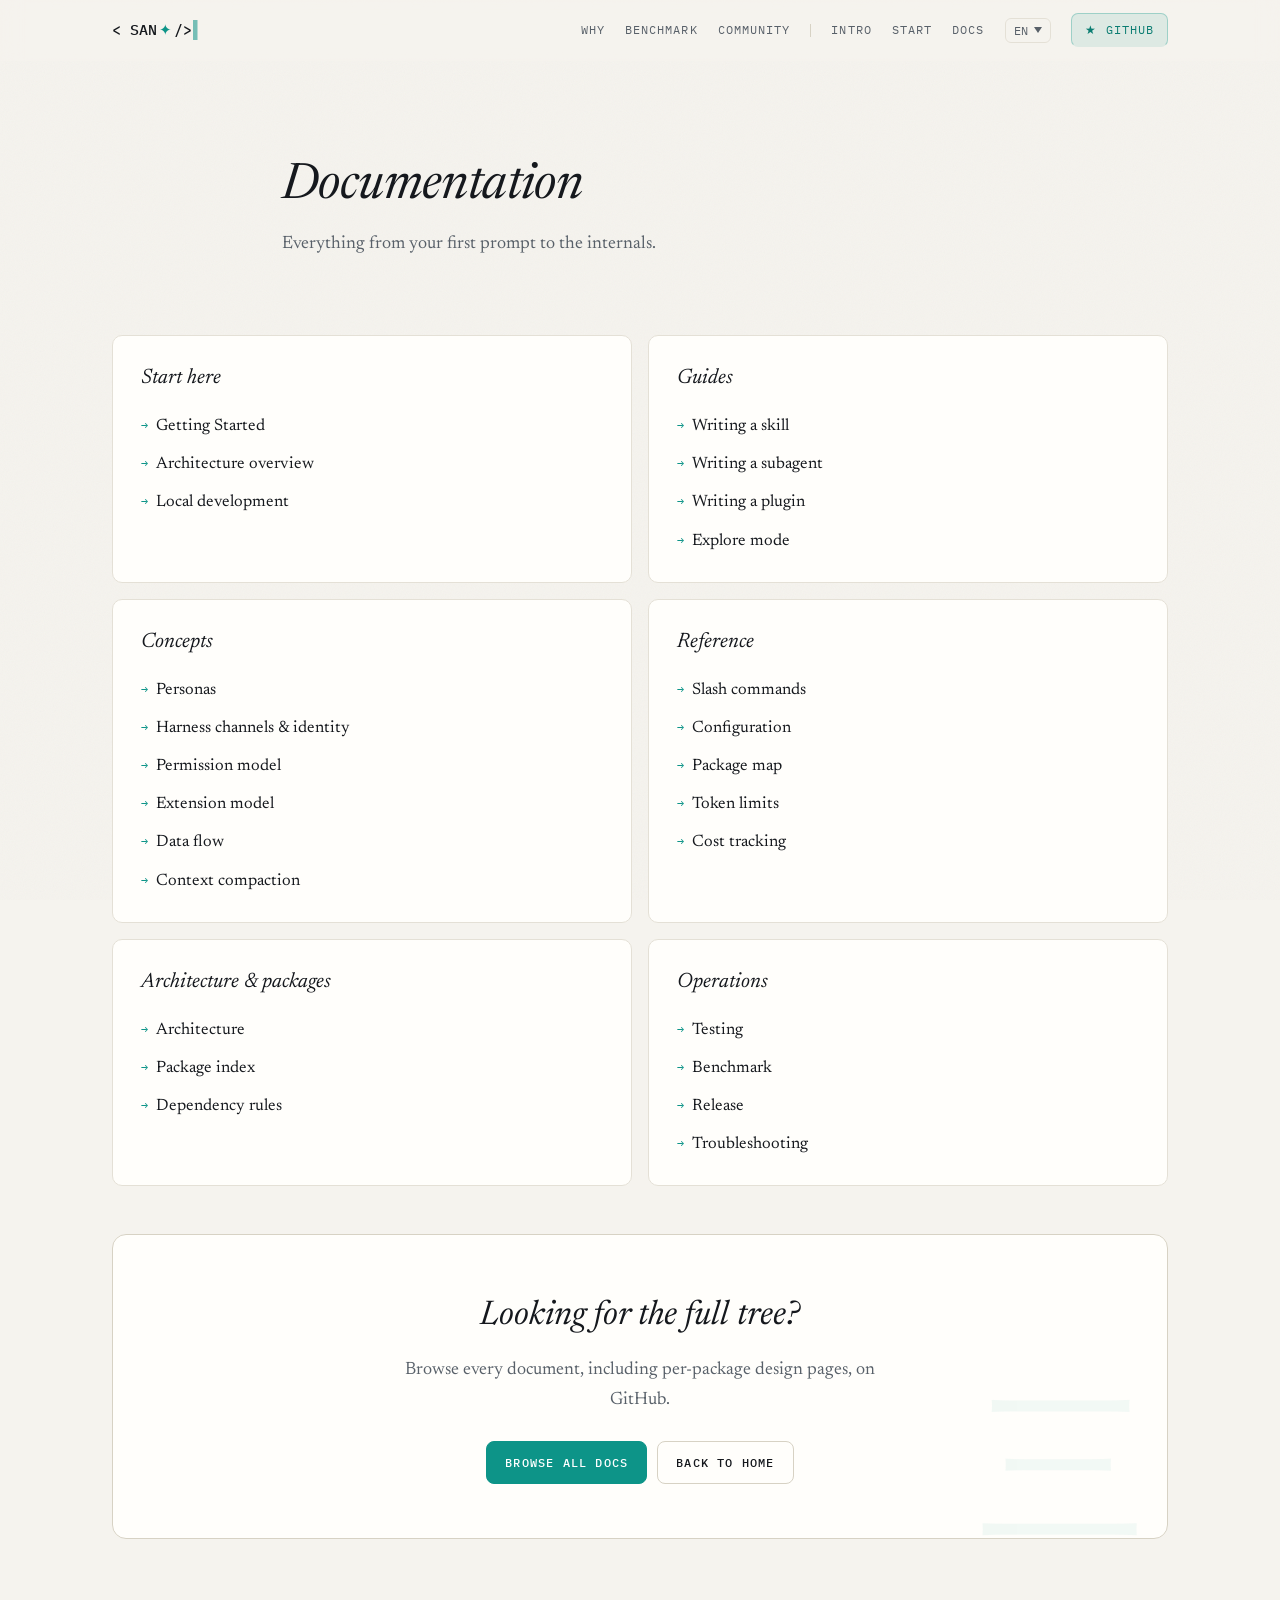
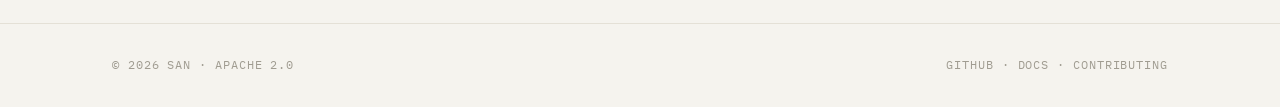
<file: site/docs.html>
<!DOCTYPE html>
<html lang="en">
<head>
<meta charset="UTF-8">
<meta name="viewport" content="width=device-width, initial-scale=1.0">
<title>Docs — San</title>
<meta name="description" content="San documentation: getting started, guides, concepts, reference, and architecture.">
<meta property="og:title" content="Docs — San">
<meta property="og:description" content="Getting started, guides, concepts, reference, and architecture for San.">
<meta property="og:type" content="website">
<meta property="og:url" content="https://genai-io.github.io/san/docs.html">
<meta property="og:image" content="https://genai-io.github.io/san/san.png">
<link rel="icon" href="data:image/svg+xml,<svg xmlns='http://www.w3.org/2000/svg' viewBox='0 0 100 100'><text y='.9em' font-size='90' font-family='monospace'>%E2%9C%A6</text></svg>">
<link rel="stylesheet" href="style.css">
</head>
<body>

<nav id="nav">
  <div class="wrap">
    <span class="logo"><a href="index.html">&lt; SAN <span class="spark">✦</span> /&gt;</a></span>
    <button class="nav-toggle" aria-label="Toggle menu" aria-expanded="false" onclick="toggleNav(this)">≡</button>
    <div class="nav-links" id="nav-links">
      <a href="index.html#why">Why</a>
      <a href="index.html#benchmark">Benchmark</a>
      <a href="index.html#community">Community</a>
      <span class="nav-sep" aria-hidden="true"></span>
      <a href="intro.html">Intro</a>
      <a href="getting-started.html">Start</a>
      <a href="docs.html">Docs</a>
      <span class="lang-switch">
        <button class="lang-btn" id="lang-btn" aria-haspopup="listbox" aria-expanded="false">
          <span id="lang-label"></span>
          <svg class="lang-arrow" width="8" height="6" viewBox="0 0 8 6"><path d="M0 0l4 6 4-6" fill="currentColor"/></svg>
        </button>
        <div class="lang-menu" id="lang-menu" role="listbox"></div>
      </span>
      <a class="nav-cta" href="https://github.com/genai-io/san">★ GitHub</a>
    </div>
  </div>
</nav>

<header class="page-hero">
  <div class="wrap">
    <h1>Documentation</h1>
    <p>Everything from your first prompt to the internals.</p>
  </div>
</header>

<section style="padding-top: 24px;">
  <div class="wrap">
    <div class="grid">

      <div class="card doc-card">
        <h3>Start here</h3>
        <ul>
          <li><a href="getting-started.html">Getting Started</a></li>
          <li><a href="https://github.com/genai-io/san/blob/main/docs/architecture.md">Architecture overview</a></li>
          <li><a href="https://github.com/genai-io/san/blob/main/docs/operations/development.md">Local development</a></li>
        </ul>
      </div>

      <div class="card doc-card">
        <h3>Guides</h3>
        <ul>
          <li><a href="https://github.com/genai-io/san/blob/main/docs/guides/writing-a-skill.md">Writing a skill</a></li>
          <li><a href="https://github.com/genai-io/san/blob/main/docs/guides/writing-a-subagent.md">Writing a subagent</a></li>
          <li><a href="https://github.com/genai-io/san/blob/main/docs/guides/writing-a-plugin.md">Writing a plugin</a></li>
          <li><a href="https://github.com/genai-io/san/blob/main/docs/guides/explore-mode.md">Explore mode</a></li>
        </ul>
      </div>

      <div class="card doc-card">
        <h3>Concepts</h3>
        <ul>
          <li><a href="https://github.com/genai-io/san/blob/main/docs/concepts/persona.md">Personas</a></li>
          <li><a href="https://github.com/genai-io/san/blob/main/docs/concepts/harness-channels.md">Harness channels &amp; identity</a></li>
          <li><a href="https://github.com/genai-io/san/blob/main/docs/concepts/permission-model.md">Permission model</a></li>
          <li><a href="https://github.com/genai-io/san/blob/main/docs/concepts/extension-model.md">Extension model</a></li>
          <li><a href="https://github.com/genai-io/san/blob/main/docs/concepts/data-flow.md">Data flow</a></li>
          <li><a href="https://github.com/genai-io/san/blob/main/docs/concepts/compaction.md">Context compaction</a></li>
        </ul>
      </div>

      <div class="card doc-card">
        <h3>Reference</h3>
        <ul>
          <li><a href="https://github.com/genai-io/san/blob/main/docs/reference/slash-commands.md">Slash commands</a></li>
          <li><a href="https://github.com/genai-io/san/blob/main/docs/reference/configuration.md">Configuration</a></li>
          <li><a href="https://github.com/genai-io/san/blob/main/docs/reference/package-map.md">Package map</a></li>
          <li><a href="https://github.com/genai-io/san/blob/main/docs/reference/token-limits.md">Token limits</a></li>
          <li><a href="https://github.com/genai-io/san/blob/main/docs/reference/cost-tracking.md">Cost tracking</a></li>
        </ul>
      </div>

      <div class="card doc-card">
        <h3>Architecture &amp; packages</h3>
        <ul>
          <li><a href="https://github.com/genai-io/san/blob/main/docs/architecture.md">Architecture</a></li>
          <li><a href="https://github.com/genai-io/san/blob/main/docs/packages/index.md">Package index</a></li>
          <li><a href="https://github.com/genai-io/san/blob/main/docs/reference/dependency-rules.md">Dependency rules</a></li>
        </ul>
      </div>

      <div class="card doc-card">
        <h3>Operations</h3>
        <ul>
          <li><a href="https://github.com/genai-io/san/blob/main/docs/operations/testing.md">Testing</a></li>
          <li><a href="https://github.com/genai-io/san/blob/main/docs/operations/benchmark.md">Benchmark</a></li>
          <li><a href="https://github.com/genai-io/san/blob/main/docs/operations/release.md">Release</a></li>
          <li><a href="https://github.com/genai-io/san/blob/main/docs/operations/troubleshooting.md">Troubleshooting</a></li>
        </ul>
      </div>

    </div>

    <div class="cta-box" style="margin-top: 48px;">
      <h2>Looking for the full tree?</h2>
      <p>Browse every document, including per-package design pages, on GitHub.</p>
      <div class="hero-actions">
        <a class="btn btn-primary" href="https://github.com/genai-io/san/tree/main/docs">Browse all docs</a>
        <a class="btn btn-ghost" href="index.html">Back to home</a>
      </div>
    </div>
  </div>
</section>

<footer>
  <div class="wrap">
    <span>© <span id="year"></span> San · Apache 2.0</span>
    <span>
      <a href="https://github.com/genai-io/san">GitHub</a> ·
      <a href="docs.html">Docs</a> ·
      <a href="https://github.com/genai-io/san/blob/main/CONTRIBUTING.md">Contributing</a>
    </span>
  </div>
</footer>

<script>
  document.getElementById('year').innerText = new Date().getFullYear();

  function toggleNav(btn) {
    const nav = document.getElementById('nav');
    const open = nav.classList.toggle('open');
    btn.setAttribute('aria-expanded', open);
  }
  document.querySelectorAll('#nav-links a').forEach(a =>
    a.addEventListener('click', () => document.getElementById('nav').classList.remove('open')));
  const nav = document.getElementById('nav');
  const onScroll = () => nav.classList.toggle('scrolled', window.scrollY > 8);
  onScroll();
  window.addEventListener('scroll', onScroll, { passive: true });
  // Language switcher — custom dropdown
  (function() {
    const LANGS = { en: { label: 'EN', ext: '.html' }, zh: { label: '中文', ext: '.zh.html' } };
    const PAGES = new Set(['index', 'getting-started', 'docs']);
    const page = location.pathname.split('/').pop() || 'index.html';
    const base = PAGES.has(page.replace(/\.[a-z]{2}\.html$/, '').replace(/\.html$/, ''))
      ? page.replace(/\.[a-z]{2}\.html$/, '').replace(/\.html$/, '') : 'index';
    const m = page.match(/\.([a-z]{2})\.html$/);
    const cur = m ? m[1] : 'en';
    const label = document.getElementById('lang-label');
    const menu = document.getElementById('lang-menu');
    const btn = document.getElementById('lang-btn');
    if (!label || !menu || !btn) return;
    label.textContent = LANGS[cur].label;
    Object.entries(LANGS).forEach(([code, lang]) => {
      const opt = document.createElement('button');
      opt.textContent = lang.label;
      opt.dataset.code = code;
      if (code === cur) opt.classList.add('active');
      opt.addEventListener('click', function () { location.href = base + LANGS[this.dataset.code].ext; });
      menu.appendChild(opt);
    });
    btn.addEventListener('click', function (e) {
      e.stopPropagation();
      const open = this.getAttribute('aria-expanded') === 'true';
      this.setAttribute('aria-expanded', !open);
      menu.classList.toggle('open');
    });
    document.addEventListener('click', function () {
      menu.classList.remove('open');
      btn.setAttribute('aria-expanded', 'false');
    });
  })();
</script>
</body>
</html>
</file>
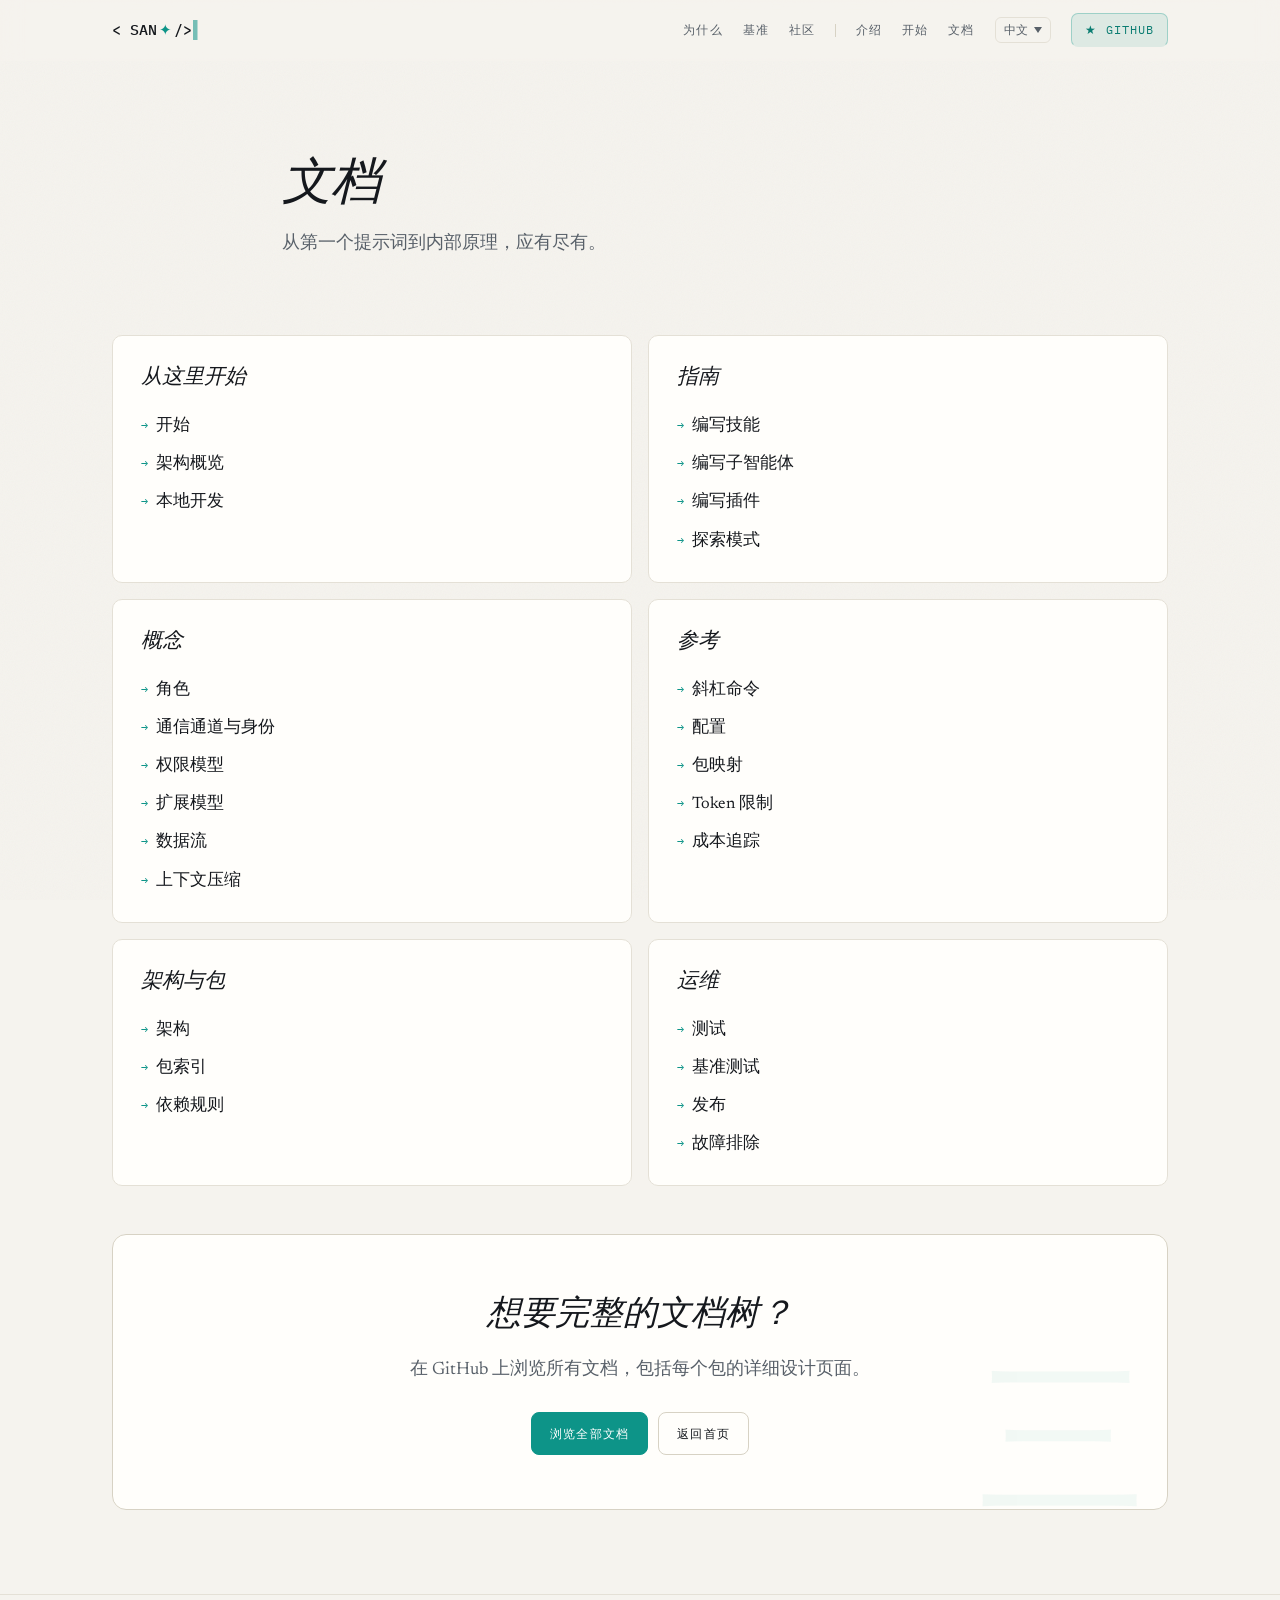
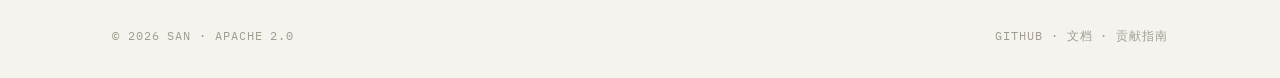
<file: site/docs.zh.html>
<!DOCTYPE html>
<html lang="zh">
<head>
<meta charset="UTF-8">
<meta name="viewport" content="width=device-width, initial-scale=1.0">
<title>文档 — San</title>
<meta name="description" content="San 文档：快速开始、指南、概念、参考和架构。">
<meta property="og:title" content="文档 — San">
<meta property="og:description" content="San 的快速开始、指南、概念、参考和架构文档。">
<meta property="og:type" content="website">
<meta property="og:url" content="https://genai-io.github.io/san/docs.zh.html">
<meta property="og:image" content="https://genai-io.github.io/san/san.png">
<link rel="icon" href="data:image/svg+xml,<svg xmlns='http://www.w3.org/2000/svg' viewBox='0 0 100 100'><text y='.9em' font-size='90' font-family='monospace'>%E2%9C%A6</text></svg>">
<link rel="stylesheet" href="style.css">
</head>
<body>

<nav id="nav">
  <div class="wrap">
    <span class="logo"><a href="index.zh.html">&lt; SAN <span class="spark">✦</span> /&gt;</a></span>
    <button class="nav-toggle" aria-label="切换菜单" aria-expanded="false" onclick="toggleNav(this)">≡</button>
    <div class="nav-links" id="nav-links">
      <a href="index.zh.html#why">为什么</a>
      <a href="index.zh.html#benchmark">基准</a>
      <a href="index.zh.html#community">社区</a>
      <span class="nav-sep" aria-hidden="true"></span>
      <a href="intro.html">介绍</a>
      <a href="getting-started.zh.html">开始</a>
      <a href="docs.zh.html">文档</a>
      <span class="lang-switch">
        <button class="lang-btn" id="lang-btn" aria-haspopup="listbox" aria-expanded="false">
          <span id="lang-label"></span>
          <svg class="lang-arrow" width="8" height="6" viewBox="0 0 8 6"><path d="M0 0l4 6 4-6" fill="currentColor"/></svg>
        </button>
        <div class="lang-menu" id="lang-menu" role="listbox"></div>
      </span>
      <a class="nav-cta" href="https://github.com/genai-io/san">★ GitHub</a>
    </div>
  </div>
</nav>

<header class="page-hero">
  <div class="wrap">
    <h1>文档</h1>
    <p>从第一个提示词到内部原理，应有尽有。</p>
  </div>
</header>

<section style="padding-top: 24px;">
  <div class="wrap">
    <div class="grid">

      <div class="card doc-card">
        <h3>从这里开始</h3>
        <ul>
          <li><a href="getting-started.zh.html">开始</a></li>
          <li><a href="https://github.com/genai-io/san/blob/main/docs/architecture.md">架构概览</a></li>
          <li><a href="https://github.com/genai-io/san/blob/main/docs/operations/development.md">本地开发</a></li>
        </ul>
      </div>

      <div class="card doc-card">
        <h3>指南</h3>
        <ul>
          <li><a href="https://github.com/genai-io/san/blob/main/docs/guides/writing-a-skill.md">编写技能</a></li>
          <li><a href="https://github.com/genai-io/san/blob/main/docs/guides/writing-a-subagent.md">编写子智能体</a></li>
          <li><a href="https://github.com/genai-io/san/blob/main/docs/guides/writing-a-plugin.md">编写插件</a></li>
          <li><a href="https://github.com/genai-io/san/blob/main/docs/guides/explore-mode.md">探索模式</a></li>
        </ul>
      </div>

      <div class="card doc-card">
        <h3>概念</h3>
        <ul>
          <li><a href="https://github.com/genai-io/san/blob/main/docs/concepts/persona.md">角色</a></li>
          <li><a href="https://github.com/genai-io/san/blob/main/docs/concepts/harness-channels.md">通信通道与身份</a></li>
          <li><a href="https://github.com/genai-io/san/blob/main/docs/concepts/permission-model.md">权限模型</a></li>
          <li><a href="https://github.com/genai-io/san/blob/main/docs/concepts/extension-model.md">扩展模型</a></li>
          <li><a href="https://github.com/genai-io/san/blob/main/docs/concepts/data-flow.md">数据流</a></li>
          <li><a href="https://github.com/genai-io/san/blob/main/docs/concepts/compaction.md">上下文压缩</a></li>
        </ul>
      </div>

      <div class="card doc-card">
        <h3>参考</h3>
        <ul>
          <li><a href="https://github.com/genai-io/san/blob/main/docs/reference/slash-commands.md">斜杠命令</a></li>
          <li><a href="https://github.com/genai-io/san/blob/main/docs/reference/configuration.md">配置</a></li>
          <li><a href="https://github.com/genai-io/san/blob/main/docs/reference/package-map.md">包映射</a></li>
          <li><a href="https://github.com/genai-io/san/blob/main/docs/reference/token-limits.md">Token 限制</a></li>
          <li><a href="https://github.com/genai-io/san/blob/main/docs/reference/cost-tracking.md">成本追踪</a></li>
        </ul>
      </div>

      <div class="card doc-card">
        <h3>架构与包</h3>
        <ul>
          <li><a href="https://github.com/genai-io/san/blob/main/docs/architecture.md">架构</a></li>
          <li><a href="https://github.com/genai-io/san/blob/main/docs/packages/index.md">包索引</a></li>
          <li><a href="https://github.com/genai-io/san/blob/main/docs/reference/dependency-rules.md">依赖规则</a></li>
        </ul>
      </div>

      <div class="card doc-card">
        <h3>运维</h3>
        <ul>
          <li><a href="https://github.com/genai-io/san/blob/main/docs/operations/testing.md">测试</a></li>
          <li><a href="https://github.com/genai-io/san/blob/main/docs/operations/benchmark.md">基准测试</a></li>
          <li><a href="https://github.com/genai-io/san/blob/main/docs/operations/release.md">发布</a></li>
          <li><a href="https://github.com/genai-io/san/blob/main/docs/operations/troubleshooting.md">故障排除</a></li>
        </ul>
      </div>

    </div>

    <div class="cta-box" style="margin-top: 48px;">
      <h2>想要完整的文档树？</h2>
      <p>在 GitHub 上浏览所有文档，包括每个包的详细设计页面。</p>
      <div class="hero-actions">
        <a class="btn btn-primary" href="https://github.com/genai-io/san/tree/main/docs">浏览全部文档</a>
        <a class="btn btn-ghost" href="index.zh.html">返回首页</a>
      </div>
    </div>
  </div>
</section>

<footer>
  <div class="wrap">
    <span>© <span id="year"></span> San · Apache 2.0</span>
    <span>
      <a href="https://github.com/genai-io/san">GitHub</a> ·
      <a href="docs.zh.html">文档</a> ·
      <a href="https://github.com/genai-io/san/blob/main/CONTRIBUTING.md">贡献指南</a>
    </span>
  </div>
</footer>

<script>
  document.getElementById('year').innerText = new Date().getFullYear();

  function toggleNav(btn) {
    const nav = document.getElementById('nav');
    const open = nav.classList.toggle('open');
    btn.setAttribute('aria-expanded', open);
  }
  document.querySelectorAll('#nav-links a').forEach(a =>
    a.addEventListener('click', () => document.getElementById('nav').classList.remove('open')));
  const nav = document.getElementById('nav');
  const onScroll = () => nav.classList.toggle('scrolled', window.scrollY > 8);
  onScroll();
  window.addEventListener('scroll', onScroll, { passive: true });
  // Language switcher — custom dropdown
  (function() {
    const LANGS = { en: { label: 'EN', ext: '.html' }, zh: { label: '中文', ext: '.zh.html' } };
    const PAGES = new Set(['index', 'getting-started', 'docs']);
    const page = location.pathname.split('/').pop() || 'index.html';
    const base = PAGES.has(page.replace(/\.[a-z]{2}\.html$/, '').replace(/\.html$/, ''))
      ? page.replace(/\.[a-z]{2}\.html$/, '').replace(/\.html$/, '') : 'index';
    const m = page.match(/\.([a-z]{2})\.html$/);
    const cur = m ? m[1] : 'en';
    const label = document.getElementById('lang-label');
    const menu = document.getElementById('lang-menu');
    const btn = document.getElementById('lang-btn');
    if (!label || !menu || !btn) return;
    label.textContent = LANGS[cur].label;
    Object.entries(LANGS).forEach(([code, lang]) => {
      const opt = document.createElement('button');
      opt.textContent = lang.label;
      opt.dataset.code = code;
      if (code === cur) opt.classList.add('active');
      opt.addEventListener('click', function () { location.href = base + LANGS[this.dataset.code].ext; });
      menu.appendChild(opt);
    });
    btn.addEventListener('click', function (e) {
      e.stopPropagation();
      const open = this.getAttribute('aria-expanded') === 'true';
      this.setAttribute('aria-expanded', !open);
      menu.classList.toggle('open');
    });
    document.addEventListener('click', function () {
      menu.classList.remove('open');
      btn.setAttribute('aria-expanded', 'false');
    });
  })();
</script>
</body>
</html>
</file>
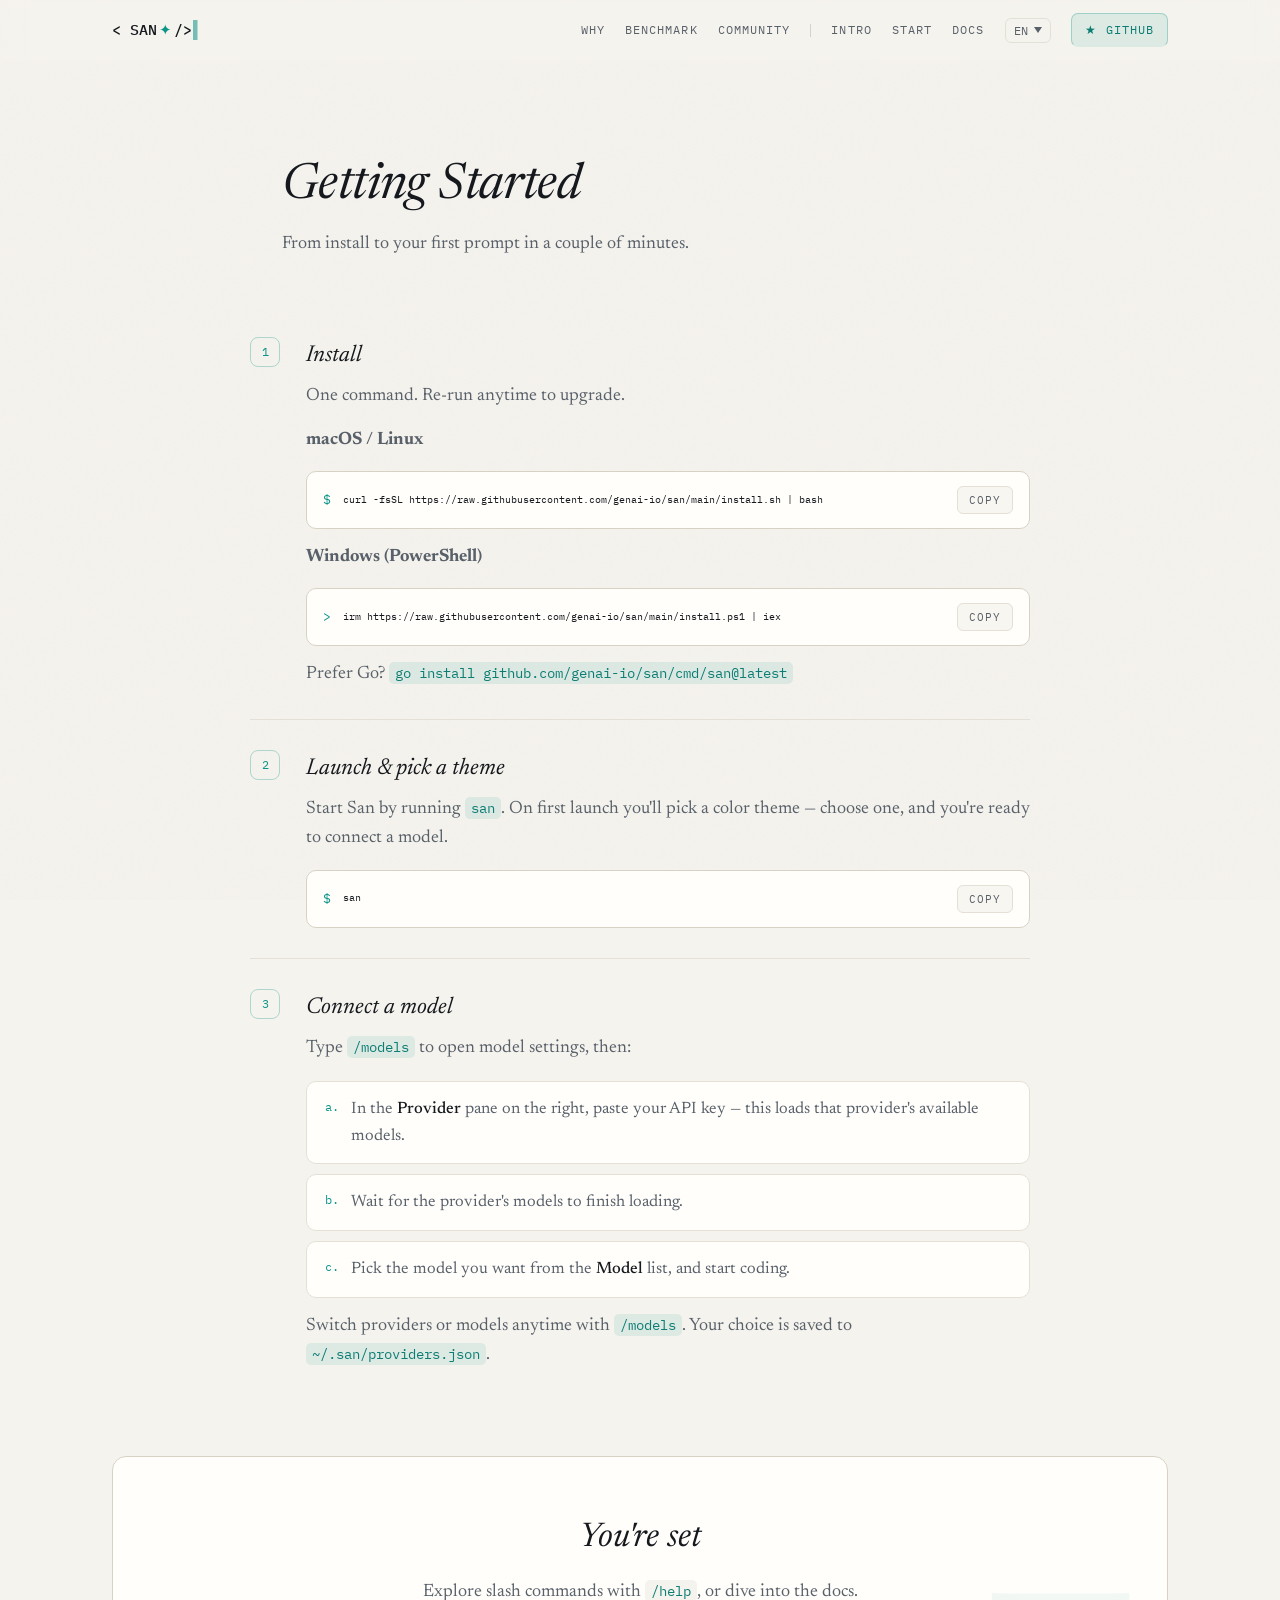
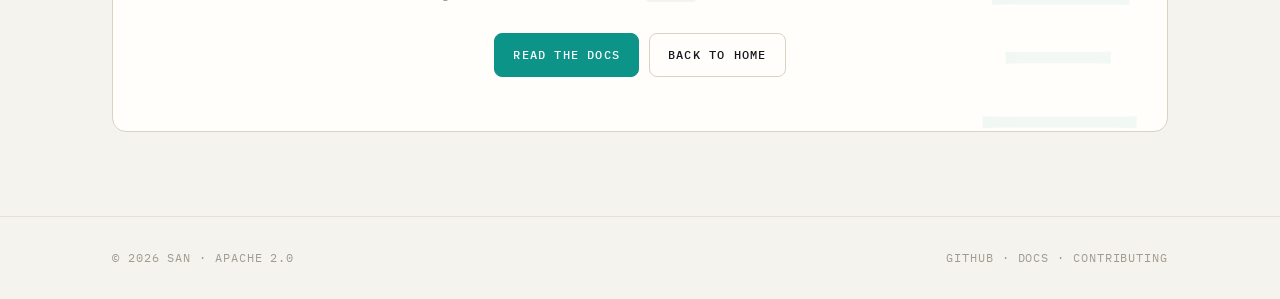
<file: site/getting-started.html>
<!DOCTYPE html>
<html lang="en">
<head>
<meta charset="UTF-8">
<meta name="viewport" content="width=device-width, initial-scale=1.0">
<title>Getting Started — San</title>
<meta name="description" content="Get started with San in three steps: install, launch and pick a theme, then connect your model.">
<meta property="og:title" content="Getting Started — San">
<meta property="og:description" content="Install, pick a theme, and connect your model — up and running in a couple of minutes.">
<meta property="og:type" content="article">
<meta property="og:url" content="https://genai-io.github.io/san/getting-started.html">
<meta property="og:image" content="https://genai-io.github.io/san/san.png">
<link rel="icon" href="data:image/svg+xml,<svg xmlns='http://www.w3.org/2000/svg' viewBox='0 0 100 100'><text y='.9em' font-size='90' font-family='monospace'>%E2%9C%A6</text></svg>">
<link rel="stylesheet" href="style.css">
</head>
<body>

<nav id="nav">
  <div class="wrap">
    <span class="logo"><a href="index.html">&lt; SAN <span class="spark">✦</span> /&gt;</a></span>
    <button class="nav-toggle" aria-label="Toggle menu" aria-expanded="false" onclick="toggleNav(this)">≡</button>
    <div class="nav-links" id="nav-links">
      <a href="index.html#why">Why</a>
      <a href="index.html#benchmark">Benchmark</a>
      <a href="index.html#community">Community</a>
      <span class="nav-sep" aria-hidden="true"></span>
      <a href="intro.html">Intro</a>
      <a href="getting-started.html">Start</a>
      <a href="docs.html">Docs</a>
      <span class="lang-switch">
        <button class="lang-btn" id="lang-btn" aria-haspopup="listbox" aria-expanded="false">
          <span id="lang-label"></span>
          <svg class="lang-arrow" width="8" height="6" viewBox="0 0 8 6"><path d="M0 0l4 6 4-6" fill="currentColor"/></svg>
        </button>
        <div class="lang-menu" id="lang-menu" role="listbox"></div>
      </span>
      <a class="nav-cta" href="https://github.com/genai-io/san">★ GitHub</a>
    </div>
  </div>
</nav>

<header class="page-hero">
  <div class="wrap">
    <h1>Getting Started</h1>
    <p>From install to your first prompt in a couple of minutes.</p>
  </div>
</header>

<section style="padding-top: 24px;">
  <div class="wrap">
    <div class="steps">

      <div class="step">
        <div class="num">1</div>
        <div class="step-body">
          <h3>Install</h3>
          <p>One command. Re-run anytime to upgrade.</p>
          <p style="margin-top:14px;"><b>macOS / Linux</b></p>
          <div class="cmd">
            <span class="prompt">$</span>
            <code id="install-cmd">curl -fsSL https://raw.githubusercontent.com/genai-io/san/main/install.sh | bash</code>
            <button class="copy-btn" onclick="copyEl('install-cmd', this)">Copy</button>
          </div>
          <p style="margin-top:14px;"><b>Windows (PowerShell)</b></p>
          <div class="cmd">
            <span class="prompt">&gt;</span>
            <code id="install-cmd-win">irm https://raw.githubusercontent.com/genai-io/san/main/install.ps1 | iex</code>
            <button class="copy-btn" onclick="copyEl('install-cmd-win', this)">Copy</button>
          </div>
          <p style="margin-top:14px;">Prefer Go? <code class="inline">go install github.com/genai-io/san/cmd/san@latest</code></p>
        </div>
      </div>

      <div class="step">
        <div class="num">2</div>
        <div class="step-body">
          <h3>Launch &amp; pick a theme</h3>
          <p>Start San by running <code class="inline">san</code>. On first launch you'll pick a color theme — choose one, and you're ready to connect a model.</p>
          <div class="cmd">
            <span class="prompt">$</span>
            <code id="run-cmd">san</code>
            <button class="copy-btn" onclick="copyEl('run-cmd', this)">Copy</button>
          </div>
        </div>
      </div>

      <div class="step">
        <div class="num">3</div>
        <div class="step-body">
          <h3>Connect a model</h3>
          <p>Type <code class="inline">/models</code> to open model settings, then:</p>
          <ol class="substeps">
            <li>In the <b>Provider</b> pane on the right, paste your API key — this loads that provider's available models.</li>
            <li>Wait for the provider's models to finish loading.</li>
            <li>Pick the model you want from the <b>Model</b> list, and start coding.</li>
          </ol>
          <p style="margin-top:14px;">Switch providers or models anytime with <code class="inline">/models</code>. Your choice is saved to <code class="inline">~/.san/providers.json</code>.</p>
        </div>
      </div>

    </div>

    <div class="cta-box" style="margin-top: 56px;">
      <h2>You're set</h2>
      <p>Explore slash commands with <code class="inline" style="background:var(--bg);">/help</code>, or dive into the docs.</p>
      <div class="hero-actions">
        <a class="btn btn-primary" href="https://github.com/genai-io/san/tree/main/docs">Read the docs</a>
        <a class="btn btn-ghost" href="index.html">Back to home</a>
      </div>
    </div>
  </div>
</section>

<footer>
  <div class="wrap">
    <span>© <span id="year"></span> San · Apache 2.0</span>
    <span>
      <a href="https://github.com/genai-io/san">GitHub</a> ·
      <a href="https://github.com/genai-io/san/tree/main/docs">Docs</a> ·
      <a href="https://github.com/genai-io/san/blob/main/CONTRIBUTING.md">Contributing</a>
    </span>
  </div>
</footer>

<script>
  function copyEl(id, btn) {
    const text = document.getElementById(id).innerText;
    navigator.clipboard.writeText(text).then(() => {
      const old = btn.innerText;
      btn.innerText = 'Copied!';
      setTimeout(() => btn.innerText = old, 1500);
    });
  }
  document.getElementById('year').innerText = new Date().getFullYear();

  function toggleNav(btn) {
    const nav = document.getElementById('nav');
    const open = nav.classList.toggle('open');
    btn.setAttribute('aria-expanded', open);
  }
  document.querySelectorAll('#nav-links a').forEach(a =>
    a.addEventListener('click', () => document.getElementById('nav').classList.remove('open')));
  const nav = document.getElementById('nav');
  const onScroll = () => nav.classList.toggle('scrolled', window.scrollY > 8);
  onScroll();
  window.addEventListener('scroll', onScroll, { passive: true });
  // Language switcher — custom dropdown
  (function() {
    const LANGS = { en: { label: 'EN', ext: '.html' }, zh: { label: '中文', ext: '.zh.html' } };
    const PAGES = new Set(['index', 'getting-started', 'docs']);
    const page = location.pathname.split('/').pop() || 'index.html';
    const base = PAGES.has(page.replace(/\.[a-z]{2}\.html$/, '').replace(/\.html$/, ''))
      ? page.replace(/\.[a-z]{2}\.html$/, '').replace(/\.html$/, '') : 'index';
    const m = page.match(/\.([a-z]{2})\.html$/);
    const cur = m ? m[1] : 'en';
    const label = document.getElementById('lang-label');
    const menu = document.getElementById('lang-menu');
    const btn = document.getElementById('lang-btn');
    if (!label || !menu || !btn) return;
    label.textContent = LANGS[cur].label;
    Object.entries(LANGS).forEach(([code, lang]) => {
      const opt = document.createElement('button');
      opt.textContent = lang.label;
      opt.dataset.code = code;
      if (code === cur) opt.classList.add('active');
      opt.addEventListener('click', function () { location.href = base + LANGS[this.dataset.code].ext; });
      menu.appendChild(opt);
    });
    btn.addEventListener('click', function (e) {
      e.stopPropagation();
      const open = this.getAttribute('aria-expanded') === 'true';
      this.setAttribute('aria-expanded', !open);
      menu.classList.toggle('open');
    });
    document.addEventListener('click', function () {
      menu.classList.remove('open');
      btn.setAttribute('aria-expanded', 'false');
    });
  })();
</script>
</body>
</html>
</file>
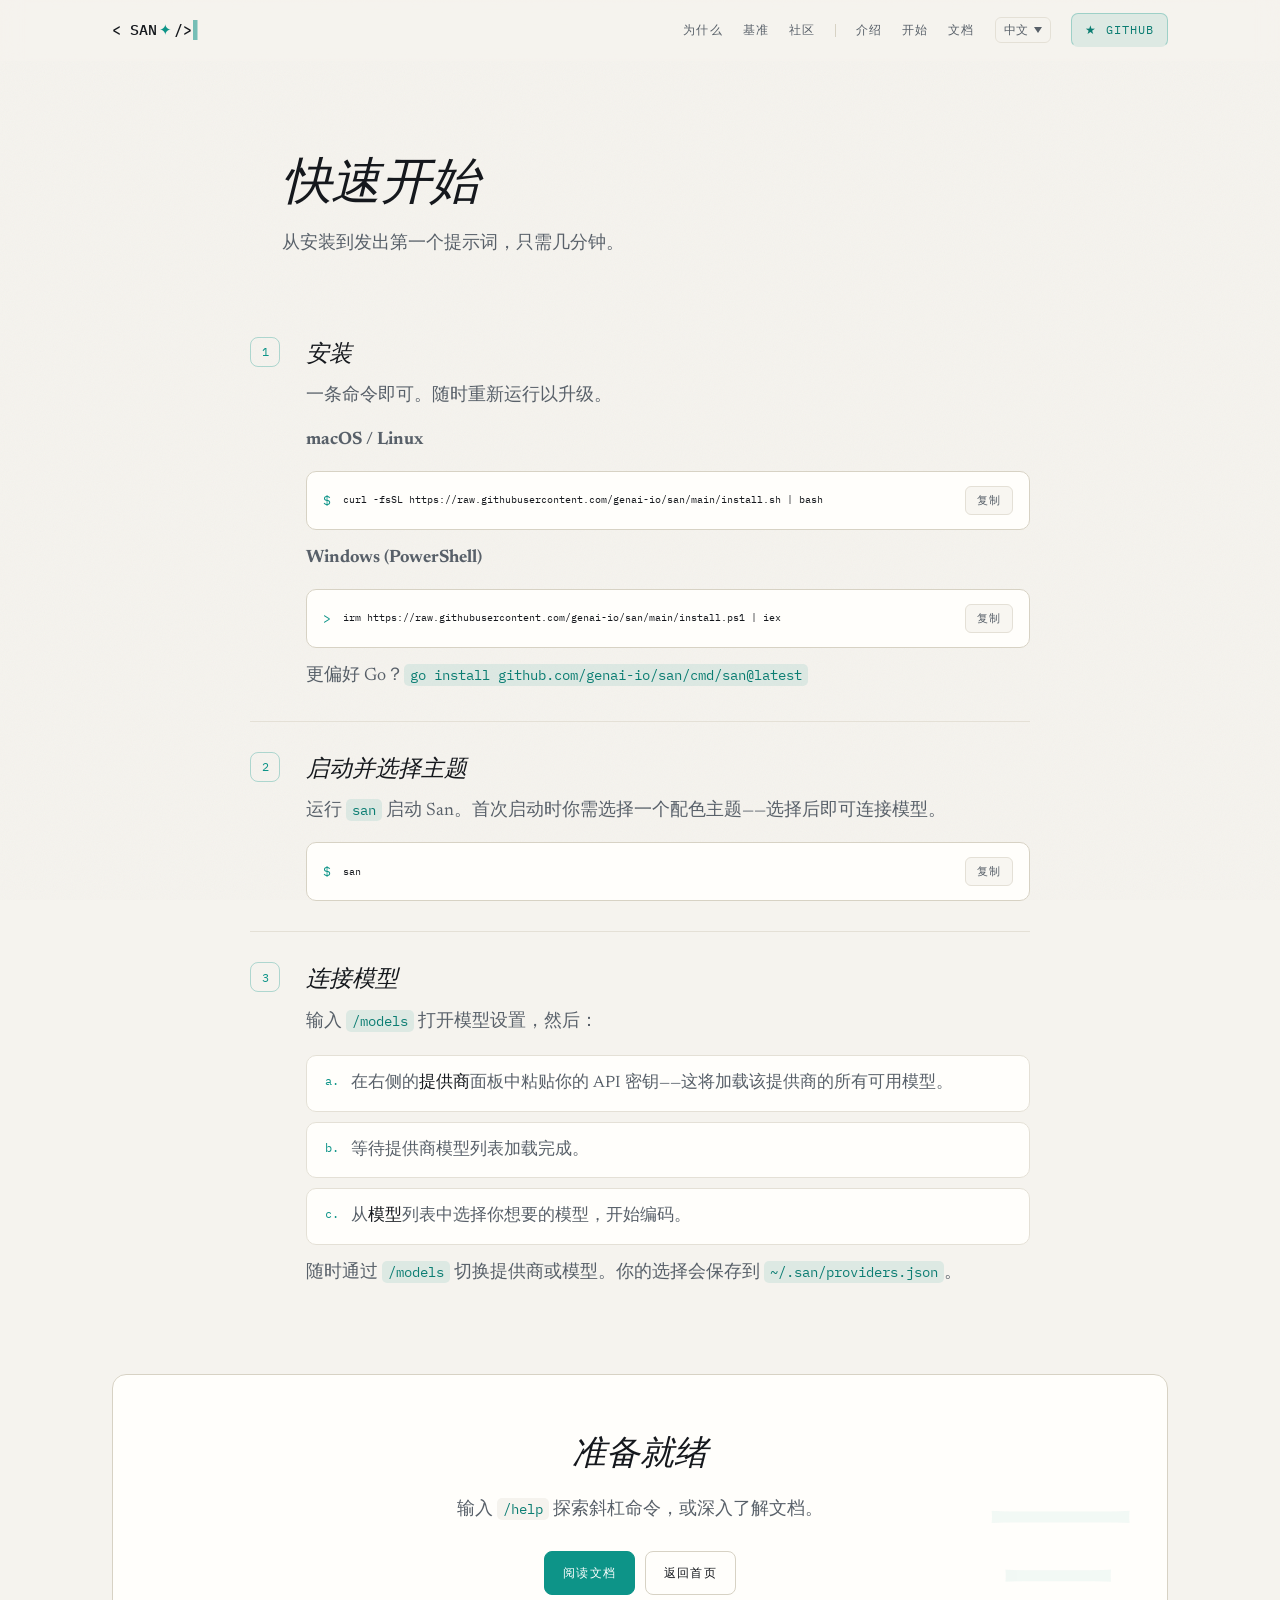
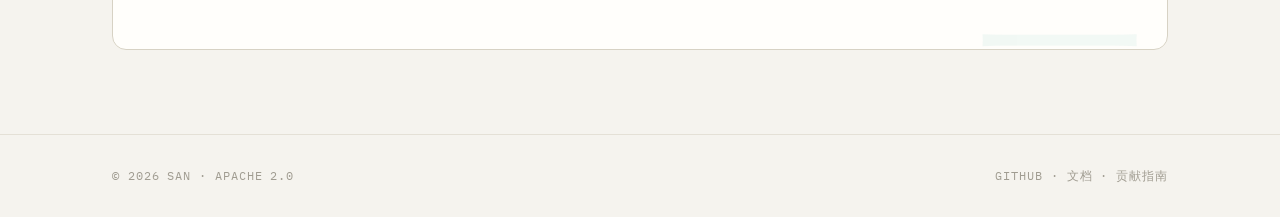
<file: site/getting-started.zh.html>
<!DOCTYPE html>
<html lang="zh">
<head>
<meta charset="UTF-8">
<meta name="viewport" content="width=device-width, initial-scale=1.0">
<title>快速开始 — San</title>
<meta name="description" content="三步快速开始使用 San：安装、启动并选择主题，然后连接你的模型。">
<meta property="og:title" content="快速开始 — San">
<meta property="og:description" content="安装、选择主题、连接模型——几分钟内即可开始使用。">
<meta property="og:type" content="article">
<meta property="og:url" content="https://genai-io.github.io/san/getting-started.zh.html">
<meta property="og:image" content="https://genai-io.github.io/san/san.png">
<link rel="icon" href="data:image/svg+xml,<svg xmlns='http://www.w3.org/2000/svg' viewBox='0 0 100 100'><text y='.9em' font-size='90' font-family='monospace'>%E2%9C%A6</text></svg>">
<link rel="stylesheet" href="style.css">
</head>
<body>

<nav id="nav">
  <div class="wrap">
    <span class="logo"><a href="index.zh.html">&lt; SAN <span class="spark">✦</span> /&gt;</a></span>
    <button class="nav-toggle" aria-label="切换菜单" aria-expanded="false" onclick="toggleNav(this)">≡</button>
    <div class="nav-links" id="nav-links">
      <a href="index.zh.html#why">为什么</a>
      <a href="index.zh.html#benchmark">基准</a>
      <a href="index.zh.html#community">社区</a>
      <span class="nav-sep" aria-hidden="true"></span>
      <a href="intro.html">介绍</a>
      <a href="getting-started.zh.html">开始</a>
      <a href="docs.zh.html">文档</a>
      <span class="lang-switch">
        <button class="lang-btn" id="lang-btn" aria-haspopup="listbox" aria-expanded="false">
          <span id="lang-label"></span>
          <svg class="lang-arrow" width="8" height="6" viewBox="0 0 8 6"><path d="M0 0l4 6 4-6" fill="currentColor"/></svg>
        </button>
        <div class="lang-menu" id="lang-menu" role="listbox"></div>
      </span>
      <a class="nav-cta" href="https://github.com/genai-io/san">★ GitHub</a>
    </div>
  </div>
</nav>

<header class="page-hero">
  <div class="wrap">
    <h1>快速开始</h1>
    <p>从安装到发出第一个提示词，只需几分钟。</p>
  </div>
</header>

<section style="padding-top: 24px;">
  <div class="wrap">
    <div class="steps">

      <div class="step">
        <div class="num">1</div>
        <div class="step-body">
          <h3>安装</h3>
          <p>一条命令即可。随时重新运行以升级。</p>
          <p style="margin-top:14px;"><b>macOS / Linux</b></p>
          <div class="cmd">
            <span class="prompt">$</span>
            <code id="install-cmd">curl -fsSL https://raw.githubusercontent.com/genai-io/san/main/install.sh | bash</code>
            <button class="copy-btn" onclick="copyEl('install-cmd', this)">复制</button>
          </div>
          <p style="margin-top:14px;"><b>Windows (PowerShell)</b></p>
          <div class="cmd">
            <span class="prompt">&gt;</span>
            <code id="install-cmd-win">irm https://raw.githubusercontent.com/genai-io/san/main/install.ps1 | iex</code>
            <button class="copy-btn" onclick="copyEl('install-cmd-win', this)">复制</button>
          </div>
          <p style="margin-top:14px;">更偏好 Go？<code class="inline">go install github.com/genai-io/san/cmd/san@latest</code></p>
        </div>
      </div>

      <div class="step">
        <div class="num">2</div>
        <div class="step-body">
          <h3>启动并选择主题</h3>
          <p>运行 <code class="inline">san</code> 启动 San。首次启动时你需选择一个配色主题——选择后即可连接模型。</p>
          <div class="cmd">
            <span class="prompt">$</span>
            <code id="run-cmd">san</code>
            <button class="copy-btn" onclick="copyEl('run-cmd', this)">复制</button>
          </div>
        </div>
      </div>

      <div class="step">
        <div class="num">3</div>
        <div class="step-body">
          <h3>连接模型</h3>
          <p>输入 <code class="inline">/models</code> 打开模型设置，然后：</p>
          <ol class="substeps">
            <li>在右侧的<b>提供商</b>面板中粘贴你的 API 密钥——这将加载该提供商的所有可用模型。</li>
            <li>等待提供商模型列表加载完成。</li>
            <li>从<b>模型</b>列表中选择你想要的模型，开始编码。</li>
          </ol>
          <p style="margin-top:14px;">随时通过 <code class="inline">/models</code> 切换提供商或模型。你的选择会保存到 <code class="inline">~/.san/providers.json</code>。</p>
        </div>
      </div>

    </div>

    <div class="cta-box" style="margin-top: 56px;">
      <h2>准备就绪</h2>
      <p>输入 <code class="inline" style="background:var(--bg);">/help</code> 探索斜杠命令，或深入了解文档。</p>
      <div class="hero-actions">
        <a class="btn btn-primary" href="https://github.com/genai-io/san/tree/main/docs">阅读文档</a>
        <a class="btn btn-ghost" href="index.zh.html">返回首页</a>
      </div>
    </div>
  </div>
</section>

<footer>
  <div class="wrap">
    <span>© <span id="year"></span> San · Apache 2.0</span>
    <span>
      <a href="https://github.com/genai-io/san">GitHub</a> ·
      <a href="https://github.com/genai-io/san/tree/main/docs">文档</a> ·
      <a href="https://github.com/genai-io/san/blob/main/CONTRIBUTING.md">贡献指南</a>
    </span>
  </div>
</footer>

<script>
  function copyEl(id, btn) {
    const text = document.getElementById(id).innerText;
    navigator.clipboard.writeText(text).then(() => {
      const old = btn.innerText;
      btn.innerText = '已复制！';
      setTimeout(() => btn.innerText = old, 1500);
    });
  }
  document.getElementById('year').innerText = new Date().getFullYear();

  function toggleNav(btn) {
    const nav = document.getElementById('nav');
    const open = nav.classList.toggle('open');
    btn.setAttribute('aria-expanded', open);
  }
  document.querySelectorAll('#nav-links a').forEach(a =>
    a.addEventListener('click', () => document.getElementById('nav').classList.remove('open')));
  const nav = document.getElementById('nav');
  const onScroll = () => nav.classList.toggle('scrolled', window.scrollY > 8);
  onScroll();
  window.addEventListener('scroll', onScroll, { passive: true });
  // Language switcher — custom dropdown
  (function() {
    const LANGS = { en: { label: 'EN', ext: '.html' }, zh: { label: '中文', ext: '.zh.html' } };
    const PAGES = new Set(['index', 'getting-started', 'docs']);
    const page = location.pathname.split('/').pop() || 'index.html';
    const base = PAGES.has(page.replace(/\.[a-z]{2}\.html$/, '').replace(/\.html$/, ''))
      ? page.replace(/\.[a-z]{2}\.html$/, '').replace(/\.html$/, '') : 'index';
    const m = page.match(/\.([a-z]{2})\.html$/);
    const cur = m ? m[1] : 'en';
    const label = document.getElementById('lang-label');
    const menu = document.getElementById('lang-menu');
    const btn = document.getElementById('lang-btn');
    if (!label || !menu || !btn) return;
    label.textContent = LANGS[cur].label;
    Object.entries(LANGS).forEach(([code, lang]) => {
      const opt = document.createElement('button');
      opt.textContent = lang.label;
      opt.dataset.code = code;
      if (code === cur) opt.classList.add('active');
      opt.addEventListener('click', function () { location.href = base + LANGS[this.dataset.code].ext; });
      menu.appendChild(opt);
    });
    btn.addEventListener('click', function (e) {
      e.stopPropagation();
      const open = this.getAttribute('aria-expanded') === 'true';
      this.setAttribute('aria-expanded', !open);
      menu.classList.toggle('open');
    });
    document.addEventListener('click', function () {
      menu.classList.remove('open');
      btn.setAttribute('aria-expanded', 'false');
    });
  })();
</script>
</body>
</html>
</file>
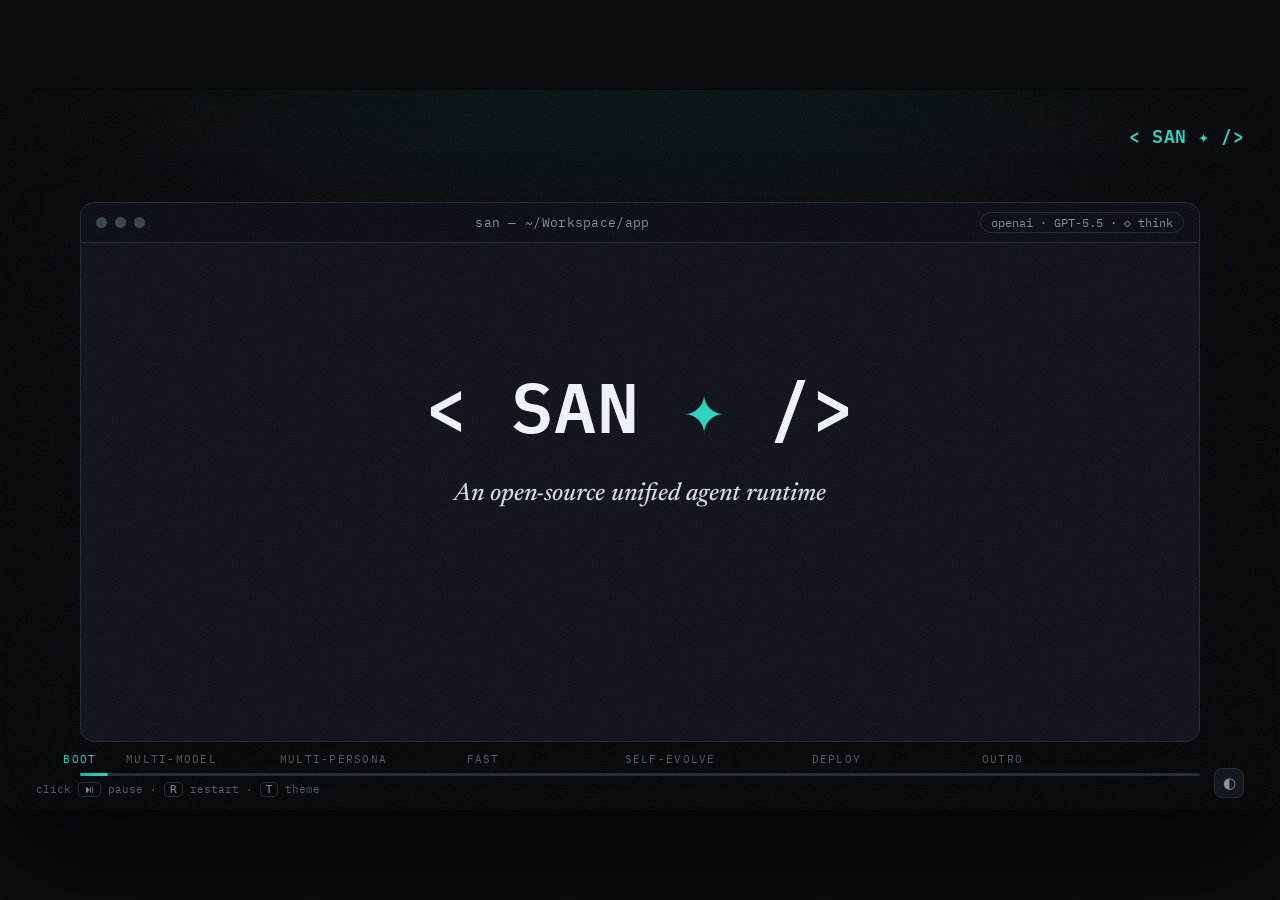
<file: site/intro.html>
<!DOCTYPE html>
<!--
  San — HyperFrames-style product intro.

  "Video as HTML": one index.html *is* the video. Inspired by HeyGen's
  HyperFrames (devtang.com/2026/05/06/generate-video-from-hyperframes):
    · data-* attributes drive timing  (data-start / data-dur on .scene)
    · CSS drives appearance
    · a tiny vanilla-JS timeline drives animation (no deps)

  Aesthetic: "refined technical editorial". One teal accent + a paper/ink
  neutral ramp. Newsreader (serif italic) titles against IBM Plex Mono.
  Film grain, vignette, a single-hue glow. Light & dark, auto-follows OS,
  toggle ◐ or press T. SPEED scales playback.

  Open in a browser. Auto-loops; click to pause/play, R restart, T theme.
  Record at 1280x720.

  Flow: boot → multi-model → multi-persona → fast interaction → self-improvement → deploy → outro.
-->
<html lang="en">
<head>
<meta charset="utf-8">
<meta name="viewport" content="width=device-width, initial-scale=1">
<title>San — multi-model · multi-persona · fast · self-evolving</title>
<link rel="preconnect" href="https://fonts.googleapis.com">
<link rel="preconnect" href="https://fonts.gstatic.com" crossorigin>
<link href="https://fonts.googleapis.com/css2?family=IBM+Plex+Mono:ital,wght@0,400;0,500;0,600;1,400&family=Newsreader:ital,opsz,wght@1,18..72,400;1,18..72,500;0,18..72,500&display=swap" rel="stylesheet">
<style>
  :root{
    --mono:'IBM Plex Mono',ui-monospace,'SFMono-Regular','Menlo','Consolas',monospace;
    --serif:'Newsreader','Iowan Old Style','Georgia','Times New Roman',serif;
    --ease:cubic-bezier(.22,.9,.27,1);
  }
  [data-theme="dark"]{
    --bg:#0a0c10; --glow:rgba(45,212,191,.11); --vignette:rgba(0,0,0,.5);
    --panel:#10131a; --panel-2:#0d1017; --panel-bar:#0b0e14; --inset:#090b10;
    --border:#222a35; --border-soft:#19202a; --hairline:rgba(255,255,255,.05);
    --fg:#d4dbe6; --fg-strong:#eef3f9; --dim:#828fa2; --faint:#4f5b69;
    --accent:#2dd4bf; --accent-strong:#14b8a6; --accent-soft:rgba(45,212,191,.13);
    --on-accent:#04221e;
    --title-grad:linear-gradient(98deg,#7defde,#2dd4bf 55%,#26c0d6);
    --shadow:rgba(0,0,0,.6); --shadow-soft:rgba(0,0,0,.4);
  }
  [data-theme="light"]{
    --bg:#f5f3ee; --glow:rgba(13,148,136,.08); --vignette:rgba(40,45,40,.06);
    --panel:#fffefb; --panel-2:#f8f6f1; --panel-bar:#f1efe9; --inset:#f2f0ea;
    --border:#e4e0d6; --border-soft:#ece9e1; --hairline:rgba(255,255,255,.6);
    --fg:#2c3038; --fg-strong:#15181d; --dim:#646b73; --faint:#a7a399;
    --accent:#0d9488; --accent-strong:#0b7d72; --accent-soft:rgba(13,148,136,.11);
    --on-accent:#fffefb;
    --title-grad:linear-gradient(98deg,#0d9488,#0b8a8e);
    --shadow:rgba(60,55,40,.16); --shadow-soft:rgba(60,55,40,.10);
  }
  *{box-sizing:border-box;margin:0;padding:0}
  html,body{height:100%;background:var(--bg);overflow:hidden;font-family:var(--mono);transition:background .4s ease}
  #fit{position:fixed;inset:0;display:grid;place-items:center;animation:fadeIn .9s ease both}
  @keyframes fadeIn{from{opacity:0}to{opacity:1}}
  .stage{width:1280px;height:720px;position:relative;overflow:hidden;border-radius:20px;
    background:radial-gradient(125% 95% at 50% -18%, var(--glow), transparent 46%), var(--bg);
    box-shadow:0 50px 130px var(--shadow);transform-origin:center;transition:background .4s ease,box-shadow .4s ease}
  .vignette{position:absolute;inset:0;z-index:1;pointer-events:none;border-radius:20px;box-shadow:inset 0 0 190px 26px var(--vignette)}
  .grain{position:absolute;inset:-50%;z-index:9;pointer-events:none;opacity:.05;
    background-image:url("data:image/svg+xml,%3Csvg xmlns='http://www.w3.org/2000/svg' width='180' height='180'%3E%3Cfilter id='n'%3E%3CfeTurbulence type='fractalNoise' baseFrequency='0.9' numOctaves='2' stitchTiles='stitch'/%3E%3C/filter%3E%3Crect width='100%25' height='100%25' filter='url(%23n)'/%3E%3C/svg%3E")}

  /* editorial header */
  .brand{position:absolute;top:30px;right:36px;z-index:6;font-weight:600;letter-spacing:.5px;color:var(--accent);font-size:18px}
  .brand b{color:var(--accent)}
  .caption{position:absolute;left:80px;top:26px;z-index:6;opacity:0;transform:translateY(-8px);
    transition:opacity .55s var(--ease),transform .55s var(--ease)}
  .caption.show{opacity:1;transform:none}
  .kicker{font-size:11.5px;font-weight:500;letter-spacing:.22em;text-transform:uppercase;color:var(--accent);margin-bottom:5px}
  .ctitle{font-family:var(--serif);font-style:italic;font-size:35px;font-weight:500;line-height:1.05;
    color:var(--accent);background:var(--title-grad);-webkit-background-clip:text;background-clip:text;-webkit-text-fill-color:transparent}
  .cdesc{font-size:14px;color:var(--dim);margin-top:7px;letter-spacing:.2px}

  /* terminal */
  .term{position:absolute;z-index:4;left:80px;top:112px;width:1120px;height:540px;transform-origin:50% 0;
    background:var(--panel);border:1px solid var(--border);border-radius:14px;
    box-shadow:0 28px 70px var(--shadow-soft), inset 0 1px 0 var(--hairline);
    overflow:hidden;display:flex;flex-direction:column;transition:background .4s ease,border-color .4s ease,transform .6s var(--ease)}
  .term.shrunk{transform:scale(.4)}
  .bar{height:40px;flex:0 0 40px;display:flex;align-items:center;gap:8px;padding:0 15px;
    background:var(--panel-bar);border-bottom:1px solid var(--border)}
  .dot{width:11px;height:11px;border-radius:50%;background:var(--faint);opacity:.7}
  .bar .title{flex:1;text-align:center;color:var(--dim);font-size:13px;letter-spacing:.3px}
  .bar .pill{color:var(--dim);font-size:12px;border:1px solid var(--border);border-radius:20px;padding:2px 10px}
  .bar .pill b{color:var(--accent);font-weight:500}
  .body{position:relative;flex:1;padding:24px 28px;font-size:18px;line-height:1.6;color:var(--fg);overflow:hidden}

  .scene{position:absolute;inset:0;padding:24px 30px;opacity:0;pointer-events:none}
  .scene.live{pointer-events:auto}

  .dim{color:var(--dim)}.muted{color:var(--dim)}.accent{color:var(--accent)}
  .prompt{color:var(--accent)}
  .cur{display:inline-block;width:9px;height:19px;vertical-align:-3px;margin-left:2px;background:var(--accent);animation:blink 1.05s steps(1) infinite}
  @keyframes blink{50%{opacity:0}}
  .reveal{opacity:0;transform:translateY(7px);transition:opacity .45s var(--ease),transform .45s var(--ease)}
  .reveal.in{opacity:1;transform:none}
  .reveal.fast{transition:opacity .17s ease,transform .17s ease}

  /* boot splash */
  .splash{height:100%;display:flex;flex-direction:column;justify-content:center;gap:13px;text-align:center}
  .logo{font-size:70px;font-weight:600;letter-spacing:1px;color:var(--fg-strong);transition:opacity .7s ease,transform .7s var(--ease)}
  .logo .sp{color:var(--accent)}
  .logo.reveal{transform:scale(.93)}.logo.reveal.in{transform:scale(1)}
  .tag{font-family:var(--serif);font-style:italic;font-size:25px;font-weight:500;color:var(--fg)}
  .sub{font-size:14px;color:var(--dim);letter-spacing:.2px}
  .pillars{font-size:13px;color:var(--accent);letter-spacing:.4px}
  .bootline{margin-top:8px;font-size:18px;color:var(--fg)}

  .cmd{font-size:19px;margin-bottom:6px}
  .out{font-size:17px;line-height:1.55}
  .ok{color:var(--accent)} .arrow{color:var(--faint)}

  /* picker overlay */
  .picker{position:absolute;left:50%;top:54%;transform:translate(-50%,-50%) scale(.96);
    width:660px;background:var(--panel-2);border:1px solid var(--border);border-radius:12px;
    box-shadow:0 28px 70px var(--shadow);opacity:0;transition:opacity .3s ease,transform .3s var(--ease);overflow:hidden}
  .picker.in{opacity:1;transform:translate(-50%,-50%) scale(1)}
  .tabs{display:flex;gap:4px;padding:10px 12px 0}
  .tab{font-size:13px;padding:5px 14px;border-radius:7px 7px 0 0;color:var(--dim)}
  .tab.on{color:var(--on-accent);background:var(--accent);font-weight:500}
  .search{display:flex;align-items:center;gap:8px;margin:8px 12px;padding:8px 12px;font-size:14px;
    background:var(--inset);border:1px solid var(--border);border-radius:8px;color:var(--dim)}
  .search .cnt{margin-left:auto;color:var(--faint);font-size:12px}
  .search #m-query{color:var(--fg)} .search #m-ph{color:var(--dim)}
  .scur{display:inline-block;width:7px;height:15px;vertical-align:-2px;margin:0 1px;background:var(--accent);animation:blink 1.05s steps(1) infinite}
  .more{font-size:12px;color:var(--faint);padding:5px 14px 1px;text-align:center}
  .rows{padding:2px 8px 6px}
  .row{display:flex;align-items:center;gap:12px;padding:8px 12px;border-radius:8px;border-left:2px solid transparent;font-size:15px}
  .row .pchip{font-size:11px;color:var(--dim);border:1px solid var(--border);border-radius:6px;padding:1px 7px;min-width:74px;text-align:center}
  .row .name{color:var(--fg)} .row .meta{margin-left:auto;color:var(--faint);font-size:12px}
  .row.sel{background:var(--accent-soft);border-left-color:var(--accent)}
  .row.sel .name{color:var(--fg-strong)} .row.sel .pchip{color:var(--accent);border-color:var(--accent)}
  .row .tick{color:var(--accent);width:14px}
  .irow{padding:7px 12px;border-radius:8px;border-left:2px solid transparent}
  .irow .top{display:flex;align-items:center;gap:10px;font-size:15px}
  .irow .nm{color:var(--fg)} .irow .badge{font-size:11px;color:var(--faint)}
  .irow .desc{font-size:12.5px;color:var(--dim);padding-left:2px}
  .irow.sel{background:var(--accent-soft);border-left-color:var(--accent)}
  .irow.sel .nm{color:var(--fg-strong)}
  .hints{font-size:12px;color:var(--dim);padding:9px 14px;border-top:1px solid var(--border);background:var(--inset)}

  /* fast interaction */
  .tool{font-size:16px;color:var(--dim);margin:2px 0}
  .tool .tn{display:inline-block;min-width:52px;color:var(--accent)}
  .tool .pathx{color:var(--fg)}
  .tool .ms{color:var(--faint);font-size:13px;margin-left:8px}
  .tool .diff{color:var(--dim);font-size:13px;margin-left:6px}
  .asst{font-size:17px;color:var(--fg);margin-top:10px}
  .donel{font-size:16px;margin-top:10px}
  .speedchip{margin-left:12px;font-size:12px;color:var(--accent);background:var(--accent-soft);border-radius:6px;padding:2px 9px}
  .zap{color:var(--accent);animation:zap .9s ease-in-out infinite}
  @keyframes zap{50%{opacity:.5}}

  /* self-improvement */
  .hist{opacity:0;transform:translateY(6px);transition:opacity .45s var(--ease),transform .45s var(--ease)}
  .hist.in{opacity:1;transform:none}
  .h-cmd{font-size:16px;color:var(--fg);margin-bottom:3px}
  .h-tool{font-size:14px;color:var(--dim);line-height:1.55}
  .h-tool .tn{display:inline-block;min-width:48px;color:var(--accent)}
  .h-done{font-size:14px;color:var(--dim);margin-top:4px}
  .sl-live{font-size:16px;color:var(--dim);font-style:italic;margin-top:12px;opacity:0;transition:opacity .3s ease}
  .sl-live.in{opacity:1}
  .sl-live #sl-spin{font-style:normal;color:var(--accent)}
  .sl-live .ev{color:var(--accent)}
  .recap{display:inline-block;border:1px dashed transparent;border-radius:10px;padding:0 18px;margin-top:0;
    max-height:0;overflow:hidden;opacity:0;
    transition:max-height .45s var(--ease),opacity .4s ease,padding .45s var(--ease),margin .45s var(--ease),border-color .4s ease}
  .recap.in{border-color:var(--border);padding:11px 18px;margin-top:12px;max-height:360px;opacity:1}
  .grp{opacity:0;transform:translateY(5px);transition:opacity .4s ease,transform .4s ease}
  .grp.in{opacity:1;transform:none}
  .grp + .grp{margin-top:14px}
  .kind{font-size:15px;font-style:italic;margin-bottom:2px;color:var(--accent)}
  .rrow{font-size:15px;font-style:italic;color:var(--dim);padding-left:4px;line-height:1.5}
  .rc-foot{font-size:14px;color:var(--dim);margin-top:9px;padding-left:2px}
  .rc-foot.reveal{opacity:0}
  .rc-foot.reveal.in{opacity:.7}

  /* outro */
  .outro{height:100%;display:flex;flex-direction:column;justify-content:center;align-items:center;gap:13px;text-align:center}
  .outro .big{font-size:62px;font-weight:600;color:var(--fg-strong);letter-spacing:1px}
  .outro .big .sp{color:var(--accent)}
  .outro .ln{font-family:var(--serif);font-style:italic;font-size:26px;font-weight:500;
    color:var(--accent);background:var(--title-grad);-webkit-background-clip:text;background-clip:text;-webkit-text-fill-color:transparent}
  .outro .en{font-size:14px;color:var(--dim);letter-spacing:.4px}
  .install{margin-top:10px;font-size:14px;color:var(--fg);background:var(--inset);border:1px solid var(--border);border-radius:9px;padding:11px 18px}
  .install .p{color:var(--accent)}
  .site{font-size:14px;color:var(--accent)}

  /* deploy / fan-out — terminal shrinks, devices pop out on the stage */
  .dlayer{position:absolute;inset:0;z-index:5;opacity:0;pointer-events:none;transition:opacity .5s ease}
  .dlayer.on{opacity:1}
  .dlines{position:absolute;inset:0;width:100%;height:100%;overflow:visible}
  .dline{fill:none;stroke:var(--accent);stroke-width:1.4;stroke-dasharray:5 7;vector-effect:non-scaling-stroke;
    opacity:0;transition:opacity .4s ease;animation:flow 1.05s linear infinite}
  .dline.on{opacity:.5}
  @keyframes flow{to{stroke-dashoffset:-24}}
  .dgrid{position:absolute;left:0;right:0;top:430px;display:flex;justify-content:center;gap:20px}
  .node{width:180px;background:var(--panel);border:1px solid var(--border);border-radius:12px;padding:14px 12px;
    display:flex;flex-direction:column;align-items:center;gap:7px;box-shadow:0 16px 44px var(--shadow);
    transition:border-color .35s ease,box-shadow .35s ease,opacity .4s var(--ease),transform .4s var(--ease)}
  .node .nicon{color:var(--dim);line-height:0;transition:color .35s ease}
  .node .nicon svg{width:30px;height:30px;display:block}
  .node .nlabel{font-size:13px;color:var(--fg);letter-spacing:.2px}
  .node .nrole{font-size:12px;color:var(--faint);transition:color .35s ease}
  .node .nrole::before{content:'● ';color:var(--accent);opacity:0;transition:opacity .3s ease}
  .node.run{border-color:var(--accent);box-shadow:0 0 0 1px var(--accent-soft),0 18px 48px var(--shadow);transform:translateY(-3px)}
  .node.run .nicon{color:var(--accent)}
  .node.run .nrole{color:var(--accent)}
  .node.run .nrole::before{opacity:1;animation:zap 1.1s ease-in-out infinite}
  .dfoot{position:absolute;left:0;right:0;bottom:84px;text-align:center;font-family:var(--serif);font-style:italic;
    font-size:23px;font-weight:500;color:var(--accent);
    background:var(--title-grad);-webkit-background-clip:text;background-clip:text;-webkit-text-fill-color:transparent}

  /* progress bar */
  .ticks{position:absolute;left:80px;right:80px;bottom:44px;z-index:6;font-size:10.5px;letter-spacing:.12em;text-transform:uppercase;color:var(--faint);height:14px}
  .ticks span{position:absolute;transform:translateX(-50%);white-space:nowrap}
  .ticks span.on{color:var(--accent)}
  .timeline{position:absolute;left:80px;right:80px;bottom:34px;z-index:6;height:3px;background:var(--border);border-radius:3px}
  .timeline .fill{height:100%;width:0;background:linear-gradient(90deg,var(--accent-strong),var(--accent));border-radius:3px}

  .hud{position:absolute;left:36px;bottom:14px;z-index:7;font-size:11px;color:var(--faint)}
  /* embedded on the site: the key hints need focus we don't have, so drop them */
  html[data-embed] .hud{display:none}
  .hud kbd{border:1px solid var(--border);border-radius:4px;padding:0 5px;color:var(--dim)}
  .theme-btn{position:absolute;right:36px;bottom:12px;z-index:8;width:30px;height:30px;border-radius:8px;
    border:1px solid var(--border);background:var(--panel);color:var(--dim);font-size:15px;cursor:pointer;
    display:grid;place-items:center;transition:color .2s ease,border-color .2s ease,transform .2s ease}
  .theme-btn:hover{color:var(--accent);border-color:var(--accent);transform:rotate(180deg)}
</style>
<script>
  (function(){ const p=new URLSearchParams(location.search);
    document.documentElement.dataset.theme = p.get('theme') || 'dark'; })();   // dark by default (cinematic); ?theme=light or ◐/T for the light/site theme
</script>
</head>
<body>
<div id="fit"><div class="stage" id="stage">
  <div class="vignette"></div>

  <div class="brand">&lt; SAN <b>✦</b> /&gt;</div>
  <div class="caption" id="caption">
    <div class="kicker" id="cap-kicker">OPEN ARCHITECTURE</div>
    <div class="ctitle" id="cap-title">Multi-model switching</div>
    <div class="cdesc" id="cap-desc"></div>
  </div>

  <div class="term" id="term">
    <div class="bar">
      <span class="dot"></span><span class="dot"></span><span class="dot"></span>
      <span class="title">san — ~/Workspace/app</span>
      <span class="pill" id="barpill">openai · GPT-5.5 · ◇ think</span>
    </div>
    <div class="body">

      <!-- ░░ BOOT ░░ -->
      <section class="scene" data-start="0" data-dur="4.4" id="boot">
        <div class="splash">
          <div class="logo reveal" id="b-logo">&lt; SAN <span class="sp">✦</span> /&gt;</div>
          <div class="tag reveal" id="b-tag">An open-source unified agent runtime</div>
          <div class="sub reveal" id="b-sub">Specialized agents, coding and beyond — shipped as a single, native Go binary</div>
          <div class="pillars reveal" id="b-pil">Models · Search · Personas · Extensions · Evolution</div>
          <div class="bootline reveal" id="b-prompt"><span class="prompt">❭ </span><span class="cur"></span></div>
        </div>
      </section>

      <!-- ░░ MULTI-MODEL ░░ -->
      <section class="scene" data-start="4.4" data-dur="7.8" id="model">
        <div class="cmd"><span class="prompt">❭ </span><span id="m-type"></span><span class="cur" id="m-cur"></span></div>
        <div class="picker" id="m-pick">
          <div class="tabs"><span class="tab on">Models</span><span class="tab">Providers</span></div>
          <div class="search">⌕ <span id="m-ph">filter models…</span><span id="m-query"></span><span class="scur" id="m-scur"></span><span class="cnt" id="m-cnt">fetched live from /models</span></div>
          <div class="rows" id="m-rows">
            <div class="row" data-k="anthropic claude opus"><span class="pchip">Anthropic</span><span class="name">Claude Opus 4.8</span><span class="meta">1M ctx · ◆◆◆ think</span></div>
            <div class="row" data-k="openai gpt 5.5 chatgpt"><span class="pchip">OpenAI</span><span class="name">GPT-5.5</span><span class="meta">400K ctx · ◆ think</span></div>
            <div class="row" data-k="openai gpt 5.5 mini chatgpt"><span class="pchip">OpenAI</span><span class="name">GPT-5.5 mini</span><span class="meta">400K ctx</span></div>
            <div class="row" data-k="google gemini"><span class="pchip">Google</span><span class="name">Gemini 3 Pro</span><span class="meta">2M ctx</span></div>
            <div class="row" data-k="moonshot kimi"><span class="pchip">Moonshot</span><span class="name">Kimi K2</span><span class="meta">256K ctx</span></div>
            <div class="row" data-k="zai z.ai glm zhipu"><span class="pchip">Z.ai</span><span class="name">GLM-4.6</span><span class="meta">200K ctx</span></div>
            <div class="row" data-k="deepseek v4 pro"><span class="pchip">DeepSeek</span><span class="name">DeepSeek V4 Pro</span><span class="meta">128K ctx · ◆ think</span></div>
            <div class="row" data-k="deepseek v4 flash"><span class="pchip">DeepSeek</span><span class="name">DeepSeek V4 Flash</span><span class="meta">128K ctx</span></div>
          </div>
          <div class="more" id="m-more">↓ more models · type to filter</div>
          <div class="hints">type to filter · ↑/↓ navigate · ⏎ select · esc · saved to ~/.san/providers.json</div>
        </div>
        <div id="m-confirm" style="margin-top:4px">
          <div class="out reveal" id="m-c1"><span class="ok">✦</span> model <span class="arrow">→</span> <span class="accent">DeepSeek V4 Pro</span> <span class="dim">(was GPT-5.5)</span></div>
          <div class="out reveal dim" id="m-c2">↳ saved to ~/.san/providers.json · reconnecting… <span class="ok">ready</span></div>
        </div>
      </section>

      <!-- ░░ MULTI-PERSONA ░░ -->
      <section class="scene" data-start="12.2" data-dur="7.2" id="ident">
        <div class="cmd"><span class="prompt">❭ </span><span id="i-type"></span><span class="cur" id="i-cur"></span></div>
        <div class="picker" id="i-pick">
          <div class="search">⌕ <span>Type to filter personas…</span><span class="cnt">user · project scope</span></div>
          <div class="rows" id="i-rows">
            <div class="irow"><div class="top"><span class="tick">✓</span><span class="nm">default</span><span class="badge">active · built-in</span></div><div class="desc">Built-in San persona — software-engineering generalist</div></div>
            <div class="irow"><div class="top"><span class="tick"> </span><span class="nm">ml-engineer</span><span class="badge">~/.san/personas</span></div><div class="desc">ML engineering specialist (PyTorch, JAX) — rigor over hand-waving</div></div>
            <div class="irow"><div class="top"><span class="tick"> </span><span class="nm">security-auditor</span><span class="badge">.san/personas</span></div><div class="desc">Threat-models every diff, flags unsafe patterns, cites CWEs</div></div>
            <div class="irow"><div class="top"><span class="tick"> </span><span class="nm">tech-writer</span><span class="badge">~/.san/personas</span></div><div class="desc">Crisp docs, examples-first, no marketing fluff</div></div>
          </div>
          <div class="hints">↑/↓ navigate · ⏎ select · esc · scoped to user (~/.san) or project (.san), project wins</div>
        </div>
        <div id="i-confirm" style="margin-top:4px">
          <div class="out reveal" id="i-c1"><span class="ok">✦</span> persona <span class="arrow">→</span> <span class="accent">ml-engineer</span></div>
          <div class="out reveal dim" id="i-c2">↳ persona swapped — same agent, a new mind. Security &amp; git rules stay enforced.</div>
        </div>
      </section>

      <!-- ░░ FAST INTERACTION ░░ -->
      <section class="scene" data-start="19.4" data-dur="9.0" id="interact">
        <div class="cmd"><span class="prompt">❭ </span><span id="x-type"></span><span class="cur" id="x-cur"></span></div>
        <div class="tool reveal fast" id="x-t0">⏺ <span class="tn">read</span> <span class="pathx">internal/server/router.go</span><span class="ms">12ms</span></div>
        <div class="tool reveal fast" id="x-t1">⏺ <span class="tn">grep</span> <span class="pathx">"func register"</span> <span class="dim">· 3 hits</span><span class="ms">8ms</span></div>
        <div class="tool reveal fast" id="x-t2">⏺ <span class="tn">edit</span> <span class="pathx">router.go</span><span class="diff">+9 −0</span></div>
        <div class="tool reveal fast" id="x-t3">⏺ <span class="tn">write</span> <span class="pathx">server/health_test.go</span><span class="diff">+24</span></div>
        <div class="tool reveal fast" id="x-t4">⏺ <span class="tn">run</span> <span class="pathx">go test ./internal/server</span> <span id="x-trun"></span></div>
        <div class="asst reveal fast" id="x-asst"><span id="x-stream"></span></div>
        <div class="donel reveal fast" id="x-done"><span class="ok">✓</span> done <span class="dim">· 1.8s · 142 tok/s · 5 tools</span><span class="speedchip"><span class="zap">⚡</span> native Go · single binary · instant start</span></div>
      </section>

      <!-- ░░ SELF-IMPROVEMENT ░░ -->
      <section class="scene" data-start="28.4" data-dur="8.0" id="learn">
        <div class="hist" id="l-hist">
          <div class="h-cmd"><span class="prompt">❭ </span>add a /healthz endpoint and a test</div>
          <div class="h-tool">⏺ <span class="tn">read</span> internal/server/router.go</div>
          <div class="h-tool">⏺ <span class="tn">edit</span> router.go <span class="muted">+9 −0</span></div>
          <div class="h-tool">⏺ <span class="tn">write</span> server/health_test.go <span class="muted">+24</span></div>
          <div class="h-tool">⏺ <span class="tn">run</span> go test ./internal/server <span class="ok">✓ pass</span></div>
          <div class="h-done"><span class="ok">✓</span> done <span class="dim">· 1.8s · 142 tok/s · 5 tools</span></div>
        </div>
        <div class="sl-live" id="l-live"><span id="sl-spin">|</span> <span class="ev">evolving</span><span id="sl-target"></span></div>
        <div class="recap" id="l-recap">
          <div class="grp" id="l-gm">
            <div class="kind">memory</div>
            <div class="rrow"> · index — noted this project favors table-driven tests</div>
            <div class="rrow"> · healthz — recorded GET /healthz → 200 {"status":"ok"}</div>
          </div>
          <div class="grp" id="l-gs">
            <div class="kind">skill</div>
            <div class="rrow"> · go-testing — kept the table-test snippet, trimmed examples</div>
            <div class="rrow"> · http-scaffolding — new skill, endpoint + test pattern</div>
          </div>
        </div>
        <div class="rc-foot reveal" id="l-foot">↪ san --resume app.selflearn-review.1780412141</div>
      </section>

      <!-- ░░ DEPLOY / FAN-OUT ░░ -->
      <section class="scene" data-start="36.4" data-dur="8.0" id="deploy">
        <div class="splash">
          <div class="logo reveal" id="d-logo">&lt; SAN <span class="sp">✦</span> /&gt;</div>
          <div class="sub reveal" id="d-cap">one binary · any model</div>
        </div>
      </section>

      <!-- ░░ OUTRO ░░ -->
      <section class="scene" data-start="44.4" data-dur="9.5" id="outro">
        <div class="outro">
          <div class="big reveal" id="o-logo">&lt; SAN <span class="sp">✦</span> /&gt;</div>
          <div class="ln reveal" id="o-cn">Models · Search · Personas · Extensions · Evolution</div>
          <div class="en reveal" id="o-en">One binary, many specialized agents — coding and beyond</div>
          <div class="install reveal" id="o-inst"><span class="p">$</span> curl -fsSL https://raw.githubusercontent.com/genai-io/san/main/install.sh | bash</div>
          <div class="site reveal" id="o-site">genai-io.github.io/san · ★ star it on GitHub</div>
        </div>
      </section>

    </div>
  </div>

  <!-- deploy fan-out: device nodes on the stage, around the shrunk terminal -->
  <div class="dlayer" id="dlayer">
    <svg class="dlines" viewBox="0 0 1280 720" preserveAspectRatio="none">
      <path class="dline" id="d-l1" d="M640 330 L240 425"/>
      <path class="dline" id="d-l2" d="M640 330 L440 425"/>
      <path class="dline" id="d-l3" d="M640 330 L640 425"/>
      <path class="dline" id="d-l4" d="M640 330 L840 425"/>
      <path class="dline" id="d-l5" d="M640 330 L1040 425"/>
    </svg>
    <div class="dgrid">
      <div class="node reveal" id="d-n1">
        <div class="nicon"><svg viewBox="0 0 24 24" fill="none" stroke="currentColor" stroke-width="1.6" stroke-linejoin="round"><rect x="4" y="5" width="16" height="10" rx="1"/><path d="M2.5 18.5h19l-1.2-2H3.7z"/></svg></div>
        <div class="nlabel">laptop</div><div class="nrole">coding</div>
      </div>
      <div class="node reveal" id="d-n2">
        <div class="nicon"><svg viewBox="0 0 24 24" fill="none" stroke="currentColor" stroke-width="1.6"><rect x="3" y="6" width="18" height="12" rx="1"/><path d="M8 6v12M12 6v12M16 6v12"/></svg></div>
        <div class="nlabel">container</div><div class="nrole">pr-review</div>
      </div>
      <div class="node reveal" id="d-n3">
        <div class="nicon"><svg viewBox="0 0 24 24" fill="none" stroke="currentColor" stroke-width="1.6"><rect x="7" y="7" width="10" height="10" rx="1.2"/><path d="M10 7V4.2M14 7V4.2M10 19.8V17M14 19.8V17M7 10H4.2M7 14H4.2M19.8 10H17M19.8 14H17"/></svg></div>
        <div class="nlabel">edge device</div><div class="nrole">log-triage</div>
      </div>
      <div class="node reveal" id="d-n4">
        <div class="nicon"><svg viewBox="0 0 24 24" fill="none" stroke="currentColor" stroke-width="1.6" stroke-linejoin="round"><path d="M7 18h9.5a3.7 3.7 0 0 0 .4-7.4 5.2 5.2 0 0 0-10-1.4A3.6 3.6 0 0 0 7 18z"/></svg></div>
        <div class="nlabel">cloud vm</div><div class="nrole">autopilot</div>
      </div>
      <div class="node reveal" id="d-n5">
        <div class="nicon"><svg viewBox="0 0 24 24" fill="none" stroke="currentColor" stroke-width="1.6" stroke-linecap="round"><rect x="5" y="11" width="14" height="9" rx="1.6"/><path d="M8.2 11V8a3.8 3.8 0 0 1 7.6 0v3"/></svg></div>
        <div class="nlabel">air-gapped host</div><div class="nrole">offline-audit</div>
      </div>
    </div>
    <div class="dfoot reveal" id="d-foot">One runtime, shipped everywhere — a fleet of specialized agents</div>
  </div>

  <div class="ticks" id="ticks"></div>
  <div class="timeline"><div class="fill" id="fill"></div></div>
  <div class="hud">click <kbd>⏯</kbd> pause · <kbd>R</kbd> restart · <kbd>T</kbd> theme</div>
  <button class="theme-btn" id="themeBtn" title="Toggle light / dark (T)">◐</button>
  <div class="grain"></div>
</div></div>

<script>
const ASCII = ["|","/","-","\\"];
const $ = id => document.getElementById(id);
const root = document.documentElement;
const params = new URLSearchParams(location.search);
const SEEK = params.has('t') ? parseFloat(params.get('t')) : null;   // ?t=<sec> freezes the timeline (screenshots)

if (window.self !== window.top) root.dataset.embed = '1';

const mq = matchMedia('(prefers-color-scheme: dark)');
let manualTheme = true;   // dark by default (cinematic); ◐ / T toggles. ?theme=light forces light.
function applyAuto(){ if(!manualTheme) root.dataset.theme = mq.matches ? 'dark' : 'light'; }
mq.addEventListener('change', applyAuto);
function toggleTheme(){ manualTheme = true; root.dataset.theme = root.dataset.theme==='dark' ? 'light' : 'dark'; }
$('themeBtn').addEventListener('click', e=>{ e.stopPropagation(); toggleTheme(); });

const scenes = [...document.querySelectorAll('.scene')].map(el=>({ el, id:el.id, start:+el.dataset.start, dur:+el.dataset.dur }));
const TOTAL = Math.max(...scenes.map(s=>s.start+s.dur));
const HOLD = 1.4;
const SPEED = 1.0;   // master playback speed — <1 slower, >1 faster

function fit(){ $('stage').style.transform = `scale(${Math.min(innerWidth/1280, innerHeight/720)})`; }
fit();
// html is 100% of the viewport, so observing it covers window resizes as well
// as the embedded case, where the parent's stylesheet sizes the frame after
// this script has already run. The call above stays because the observer's
// first callback is async — without it the stage renders one frame unscaled.
new ResizeObserver(fit).observe(document.documentElement);

const CAPS = {
  model:   {k:'OPEN ARCHITECTURE', t:'Multi-model switching',   d:'Switch provider or model with one command — fetched live, never hard-coded'},
  ident:   {k:'OPEN ARCHITECTURE', t:'Multi-persona switching', d:'Same agent, many personas — Markdown bundles scoped to user or project'},
  interact:{k:'NATIVE RUNTIME',    t:'Fast interaction',        d:'Native Go, single binary — read, edit, run the tests, stream back in seconds'},
  learn:   {k:'SELF-EVOLVING',     t:'Learns as you work',      d:'A background reviewer studies each session — writing memory, tuning skills, leveling up'},
  deploy:  {k:'SMALL FOOTPRINT',   t:'Runs anywhere',           d:'One ~12 MB binary, zero deps — anywhere you can copy a file, against any model you can reach'},
};

const TICKS = [
  {t:0,label:'boot'},{t:4.4,label:'multi-model'},{t:12.2,label:'multi-persona'},
  {t:19.4,label:'fast'},{t:28.4,label:'self-evolve'},{t:36.4,label:'deploy'},{t:44.4,label:'outro'},
];
TICKS.forEach(tk=>{ const sp=document.createElement('span'); sp.textContent=tk.label; sp.style.left=(tk.t/TOTAL*100)+'%'; sp.dataset.t=tk.t; $('ticks').appendChild(sp); });

function sub(full,lt,t0,t1){ if(lt<t0) return ''; if(lt>=t1) return full; return full.slice(0, Math.round(full.length*((lt-t0)/(t1-t0)))); }
function typeInto(el,full,lt,t0,t1){ el.textContent = sub(full,lt,t0,t1); }
const tog = (el,on) => el.classList.toggle('in', on);
const sel = (rows,idx) => rows.forEach((r,i)=>r.classList.toggle('sel', i===idx));

const mAllRows = [...$('m-rows').children];
const iRows = [...$('i-rows').children];
function mFilter(q){
  q = q.trim().toLowerCase();
  const matches = [];
  mAllRows.forEach((r,i)=>{ const vis = q ? r.dataset.k.includes(q) : i < 5; r.style.display = vis ? 'flex':'none'; if(vis) matches.push(i); });
  $('m-more').style.display = q ? 'none':'block';
  return matches;
}

function boot(lt){
  $('term').classList.remove('shrunk'); $('dlayer').classList.remove('on');   // reset deploy state on (re)start
  $('barpill').textContent = 'openai · GPT-5.5 · ◇ think';   // default model before any switch
  tog($('b-logo'),lt>0.2); tog($('b-tag'),lt>0.9); tog($('b-sub'),lt>1.5); tog($('b-pil'),lt>2.1); tog($('b-prompt'),lt>2.8);
}
function model(lt){
  typeInto($('m-type'),'/models',lt,0.2,0.65);
  $('m-cur').style.display = (lt>0.2 && lt<0.9)?'inline-block':'none';
  const open = lt>0.85 && lt<3.6;
  tog($('m-pick'), open);
  let q=''; if(lt>=1.9) q='deep'; else if(lt>1.3) q=sub('deep',lt,1.3,1.9);
  $('m-query').textContent=q; $('m-ph').style.display=q?'none':'inline';
  $('m-scur').style.display=(open && lt>1.0 && lt<2.1)?'inline-block':'none';
  const matches = open ? mFilter(q) : [];
  $('m-cnt').textContent = q ? (matches.length+(matches.length===1?' result':' results')) : 'fetched live from /models';
  sel(mAllRows, (open && q.length>=3 && matches.length) ? matches[0] : -1);
  tog($('m-c1'), lt>3.7); tog($('m-c2'), lt>4.1);
  if(lt>3.7) $('barpill').innerHTML='deepseek · V4 Pro · <b>◆ think</b>';   // active model after the switch
}
function ident(lt){
  typeInto($('i-type'),'/persona',lt,0.2,0.75);
  $('i-cur').style.display = (lt>0.2 && lt<1.0)?'inline-block':'none';
  const open = lt>0.95 && lt<3.6;
  tog($('i-pick'), open);
  sel(iRows, open ? (lt>2.0?1:0) : -1);
  tog($('i-c1'), lt>3.7); tog($('i-c2'), lt>4.1);
}
function interact(lt){
  typeInto($('x-type'),'add a /healthz endpoint and a test',lt,0.2,1.0);
  $('x-cur').style.display = (lt>0.2 && lt<1.15)?'inline-block':'none';
  tog($('x-t0'),lt>1.2); tog($('x-t1'),lt>1.5); tog($('x-t2'),lt>1.85); tog($('x-t3'),lt>2.25); tog($('x-t4'),lt>2.7);
  $('x-trun').innerHTML = lt>3.3 ? '<span class="ok">✓ pass</span><span class="ms">0.4s</span>' : '<span class="dim">…</span>';
  tog($('x-asst'), lt>3.6);
  typeInto($('x-stream'), 'Added GET /healthz → 200 {"status":"ok"}, covered by a table-driven test. All green.', lt, 3.7, 5.4);
  tog($('x-done'), lt>5.7);
}
function learn(lt){
  tog($('l-hist'), lt>0.3);
  const live = lt>1.0 && lt<4.2;
  tog($('l-live'), live);
  if(live){ $('sl-spin').textContent=ASCII[Math.floor(lt*10)%4]; $('sl-target').textContent = lt<1.6?'':(lt<2.8?' · memory · index':' · skill · go-testing'); }
  const show = lt>4.4;
  tog($('l-recap'),show); tog($('l-gm'),show); tog($('l-gs'),show);
  tog($('l-foot'), lt>4.9);
}
function deploy(lt){
  $('term').classList.toggle('shrunk', lt>0.35 && lt<7.5);   // the whole terminal shrinks into a hub
  tog($('d-logo'), lt>0.4); tog($('d-cap'), lt>0.7);
  $('dlayer').classList.toggle('on', lt>0.9 && lt<7.55);     // devices pop out around it, on the stage
  const L=['d-l1','d-l2','d-l3','d-l4','d-l5'];
  L.forEach((id,i)=>{ $(id).classList.toggle('on', lt > 1.2 + i*0.1); });    // fan-out beams light up
  const N=['d-n1','d-n2','d-n3','d-n4','d-n5'];
  N.forEach((id,i)=>{ tog($(id), lt > 1.35 + i*0.14); });     // nodes pop in, snappy stagger
  N.forEach((id,i)=>{ $(id).classList.toggle('run', lt > 2.0 + i*0.16); });  // each boots its agent
  tog($('d-foot'), lt>3.8);
}
function outro(lt){
  tog($('o-logo'),lt>0.2); tog($('o-cn'),lt>0.9); tog($('o-en'),lt>1.4); tog($('o-inst'),lt>2.1); tog($('o-site'),lt>2.8);
}
const RUN = {boot, model, ident, interact, learn, deploy, outro};

let base=null, paused=false, pausedAt=0, t=0, curCap=null;
function frame(now){
  if(SEEK!==null){ t = SEEK; }
  else { if(base===null) base=now; if(!paused) t = (now-base)/1000 * SPEED; if(t > TOTAL+HOLD){ base=now; t=0; } }

  let act=null;
  scenes.forEach(s=>{
    const lt = t - s.start;
    const on = lt>=0 && lt<s.dur;
    let op=0;
    if(on) op = lt<0.4 ? lt/0.4 : (lt>s.dur-0.4 ? Math.max(0,(s.dur-lt)/0.4) : 1);
    s.el.style.opacity = op;
    s.el.style.transform = on ? `translateY(${(1-op)*8}px)` : '';
    s.el.classList.toggle('live', on);
    if(on){ act={id:s.id, lt, dur:s.dur}; RUN[s.id](lt); }
  });

  const cap = act && CAPS[act.id];
  if(cap && act.id!==curCap){ $('cap-kicker').textContent=cap.k; $('cap-title').textContent=cap.t; $('cap-desc').textContent=cap.d; curCap=act.id; }
  $('caption').classList.toggle('show', !!(cap && act.lt>0.5 && act.lt<act.dur-0.4));

  $('fill').style.width = (Math.min(t,TOTAL)/TOTAL*100)+'%';
  document.querySelectorAll('.ticks span').forEach(sp=>{ sp.classList.toggle('on', t>=+sp.dataset.t-0.05); });

  requestAnimationFrame(frame);
}
requestAnimationFrame(frame);

$('stage').addEventListener('click', ()=>{ paused=!paused; if(paused) pausedAt=performance.now(); else if(base!==null) base += performance.now()-pausedAt; });
addEventListener('keydown', e=>{
  if(e.key==='r'||e.key==='R'){ base=null; t=0; paused=false; }
  if(e.key==='t'||e.key==='T'){ toggleTheme(); }
  if(e.key===' '){ e.preventDefault(); $('stage').click(); }
});
</script>
</body>
</html>
</file>
<file: site/style.css>
/* ============================================================
   San — editorial-terminal design system
   Two voices:
     Newsreader     — prose. Headlines are italic; body is serif.
     IBM Plex Mono  — the machine: nav, buttons, code, data, labels.
   Surface: the same warm parchment and teal as intro.html, so the page
   and the embedded intro are one material. Hairline rules, soft corners,
   one dark "screen" for the animation. No emoji, no glow stacks.
   Shared by index.html, getting-started.html, docs.html (+ .zh).
   ============================================================ */

@import url("https://fonts.googleapis.com/css2?family=IBM+Plex+Mono:wght@400;500&family=Newsreader:ital,opsz,wght@0,6..72,400;0,6..72,500;1,6..72,400;1,6..72,500&display=swap");

:root {
  /* warm parchment — aligned 1:1 with intro.html's light theme */
  --bg:        #f5f3ee;
  --bg-soft:   #f1efe9;
  --card:      #fffefb;
  --card-2:    #f8f6f1;

  /* ink */
  --text:      #15181d;
  --muted:     #586069;
  --faint:     #a09c91;

  /* warm hairlines */
  --border:    #e4e0d6;
  --border-2:  #d7d2c4;

  /* San teal */
  --accent:      #0d9488;
  --accent-2:    #0b7d72;
  --accent-soft: rgba(13, 148, 136, .10);
  --accent-line: rgba(13, 148, 136, .30);

  /* the one dark surface: the animated intro's screen */
  --screen:        #0a0c10;
  --screen-border: #202834;
  --screen-dim:    #808c9a;
  --mint:          #2dd4bf;

  --mono:  "IBM Plex Mono", ui-monospace, SFMono-Regular, Menlo, Consolas, monospace;
  /* Chinese pages fall back to a serif Han face; SimSun is deliberately
     not listed — the sans fallback reads better than it does. */
  --serif: "Newsreader", "Source Han Serif SC", "Noto Serif SC", "Songti SC",
           Georgia, "Times New Roman", serif;

  --maxw: 1120px;
  --r:    10px;
  --ease: cubic-bezier(.22,.61,.36,1);
}

* { box-sizing: border-box; margin: 0; padding: 0; }
html { scroll-behavior: smooth; scroll-padding-top: 76px; -webkit-text-size-adjust: 100%; }

body {
  background: var(--bg);
  color: var(--text);
  font-family: var(--serif);
  font-size: 18px;
  line-height: 1.62;
  -webkit-font-smoothing: antialiased;
  text-rendering: optimizeLegibility;
  overflow-x: hidden;
}

/* paper grain, fixed behind everything — the same texture the intro uses */
body::before {
  content: ""; position: fixed; inset: 0; z-index: -1; pointer-events: none;
  opacity: .04; mix-blend-mode: multiply;
  background-image: url("data:image/svg+xml,%3Csvg xmlns='http://www.w3.org/2000/svg' width='180' height='180'%3E%3Cfilter id='n'%3E%3CfeTurbulence type='fractalNoise' baseFrequency='0.9' numOctaves='2' stitchTiles='stitch'/%3E%3C/filter%3E%3Crect width='100%25' height='100%25' filter='url(%23n)'/%3E%3C/svg%3E");
}

::selection { background: var(--accent); color: #fff; }

a { color: var(--accent); text-decoration: none; transition: color .18s ease; }
a:hover { color: var(--accent-2); }

.wrap { max-width: var(--maxw); margin: 0 auto; padding: 0 32px; }
/* the intro screen breaks out wider than the reading column */
.wrap.wide { max-width: 1280px; }
.mono { font-family: var(--mono); font-size: .92em; }

/* eyebrow */
.kicker {
  font-family: var(--mono); font-size: 11.5px; font-weight: 400;
  letter-spacing: .2em; text-transform: uppercase; color: var(--accent-2);
  display: inline-flex; align-items: center; gap: 9px;
}
.kicker::before { content: "✦"; color: var(--accent); letter-spacing: 0; }

/* ============================================================ NAV */
nav {
  position: sticky; top: 0; z-index: 50;
  background: rgba(245,243,238,.80);
  backdrop-filter: blur(10px); -webkit-backdrop-filter: blur(10px);
  border-bottom: 1px solid transparent;
  transition: border-color .25s ease, background .25s ease;
}
nav.scrolled { background: rgba(245,243,238,.93); border-bottom-color: var(--border); }
nav .wrap { display: flex; align-items: center; justify-content: space-between; height: 60px; gap: 18px; }

.logo {
  font-family: var(--mono); font-weight: 500; font-size: 15px;
  color: var(--text); white-space: nowrap; display: inline-flex; align-items: center;
}
.logo a { color: var(--text); display: inline-flex; align-items: center; }
.logo a:hover { color: var(--text); }
.logo .spark { color: var(--accent); margin: 0 .12em; }
.logo::after {
  content: "▌"; color: var(--accent); margin-left: 1px; opacity: .55;
  animation: blink 1.4s steps(1) infinite;
}
@keyframes blink { 50% { opacity: 0; } }

.nav-links {
  display: flex; gap: 20px; align-items: center;
  font-family: var(--mono); font-size: 12px;
  letter-spacing: .09em; text-transform: uppercase;
}
.nav-links a {
  color: var(--muted); padding: 3px 0;
  border-bottom: 1px solid transparent;
  transition: color .18s ease, border-color .18s ease;
}
.nav-links a:not(.nav-cta):hover { color: var(--text); border-bottom-color: var(--border-2); }
.nav-links a.active { color: var(--text); border-bottom-color: var(--accent); }

.nav-cta {
  color: var(--accent-2) !important; border: 1px solid var(--accent-line);
  background: var(--accent-soft); border-radius: 7px;
  padding: 6px 13px !important; white-space: nowrap;
  transition: background .18s ease, border-color .18s ease, color .18s ease;
}
.nav-cta:hover { background: var(--accent); color: #fff !important; border-color: var(--accent); }

.nav-sep { width: 1px; height: 13px; background: var(--border-2); align-self: center; }

/* language switcher */
.lang-switch { position: relative; display: inline-flex; align-items: center; }
.lang-btn {
  display: inline-flex; align-items: center; gap: 5px;
  font-family: var(--mono); font-size: 11.5px; letter-spacing: .08em;
  color: var(--muted); background: transparent;
  border: 1px solid var(--border); border-radius: 6px;
  padding: 4px 8px; cursor: pointer; outline: none; white-space: nowrap;
  transition: color .18s ease, border-color .18s ease;
}
.lang-btn:hover { color: var(--text); border-color: var(--border-2); }
.lang-arrow { transition: transform .18s ease; }
.lang-btn[aria-expanded="true"] .lang-arrow { transform: rotate(180deg); }
.lang-menu {
  display: none; position: absolute; top: calc(100% + 3px); left: 0; z-index: 100;
  min-width: 100%; background: var(--card); border: 1px solid var(--border-2); border-radius: 8px; padding: 3px;
}
.lang-menu.open { display: block; }
.lang-menu button {
  display: block; width: 100%; text-align: left;
  font-family: var(--mono); font-size: 11.5px; color: var(--muted);
  background: transparent; border: none;
  padding: 6px 12px; cursor: pointer; white-space: nowrap;
  transition: background .15s ease, color .15s ease;
}
.lang-menu button:hover { background: var(--accent-soft); color: var(--text); }
.lang-menu button.active { color: var(--accent); }

/* mobile toggle */
.nav-toggle {
  display: none; background: none; border: 1px solid var(--border-2); color: var(--text);
  width: 36px; height: 34px; border-radius: 8px; cursor: pointer;
  font-family: var(--mono); font-size: 17px; line-height: 1;
  align-items: center; justify-content: center;
}
.nav-toggle:hover { border-color: var(--accent); color: var(--accent); }

/* ============================================================ BUTTONS
   Terminal voice (mono, uppercase) with San's teal for the primary. */
.btn {
  font-family: var(--mono); font-size: 12px; font-weight: 500;
  letter-spacing: .1em; text-transform: uppercase;
  padding: 11px 18px; border: 1px solid transparent; border-radius: 8px;
  color: var(--text); display: inline-flex; align-items: center; gap: 7px; white-space: nowrap;
  transition: background .18s ease, border-color .18s ease, color .18s ease;
}
.btn-primary { background: var(--accent); color: #fff; border-color: var(--accent); }
.btn-primary:hover { background: var(--accent-2); border-color: var(--accent-2); color: #fff; }
.btn-ghost { border-color: var(--border-2); background: var(--card); color: var(--text); }
.btn-ghost:hover { border-color: var(--accent-line); color: var(--accent-2); }
.hero-actions { margin-top: 26px; display: flex; gap: 10px; flex-wrap: wrap; justify-content: center; }

/* ============================================================ HERO (home) */
.hero { padding: 96px 0 72px; text-align: center; }
.hero-head { max-width: 780px; margin: 0 auto; }
.hero h1 {
  font-family: var(--serif); font-style: italic; font-weight: 400;
  font-size: clamp(36px, 5.6vw, 60px); line-height: 1.1; letter-spacing: -.012em;
  margin-top: 20px; color: var(--text);
}
.hero h1 em { font-style: italic; color: var(--accent); }
.hero p.sub {
  font-size: clamp(17px, 1.7vw, 19.5px); color: var(--muted);
  max-width: 620px; margin: 20px auto 0;
}
.hero p.sub strong { color: var(--text); font-weight: 500; }

.badges { margin-top: 30px; display: flex; gap: 10px; flex-wrap: wrap; justify-content: center; opacity: .8; }
.badges img { height: 19px; }

/* ============================================================ INSTALL (tabbed) */
.install {
  margin: 34px auto 0; max-width: 660px; text-align: left; overflow: hidden;
  border: 1px solid var(--border-2); border-radius: var(--r); background: var(--card);
}
.install-tabs { display: flex; border-bottom: 1px solid var(--border); background: var(--card-2); }
.install-tab {
  font-family: var(--mono); font-size: 11.5px; letter-spacing: .12em; text-transform: uppercase;
  color: var(--faint); background: transparent; border: none;
  border-right: 1px solid var(--border); padding: 10px 16px; cursor: pointer;
  transition: color .18s ease, background .18s ease;
}
.install-tab:hover { color: var(--text); }
.install-tab.active { color: var(--accent-2); background: var(--card); box-shadow: inset 0 2px 0 var(--accent); }
.install-body {
  display: flex; align-items: center; gap: 12px; padding: 16px 18px;
  font-family: var(--mono); font-size: 13px;
}
.install-body .prompt { color: var(--accent); user-select: none; }
.install-body code {
  flex: 1; min-width: 0; color: var(--text); font-size: 13px;
  background: none; padding: 0; overflow-x: auto; white-space: nowrap;
}
.install-body code::-webkit-scrollbar { height: 0; }

.copy-btn {
  font-family: var(--mono); font-size: 11px; letter-spacing: .1em; text-transform: uppercase;
  color: var(--muted); background: var(--card-2); border: 1px solid var(--border);
  border-radius: 6px; padding: 6px 11px; cursor: pointer; white-space: nowrap;
  transition: color .18s ease, border-color .18s ease, background .18s ease;
}
.copy-btn:hover { color: var(--accent-2); border-color: var(--accent-line); background: var(--accent-soft); }

/* ============================================================ SECTIONS */
section { padding: 84px 0; position: relative; }
.band { background: var(--bg-soft); border-top: 1px solid var(--border); border-bottom: 1px solid var(--border); }
.section-head { max-width: 640px; }
.section-head.center { margin: 0 auto; text-align: center; }
.section-title {
  font-family: var(--serif); font-style: italic; font-weight: 400;
  font-size: clamp(27px, 3.2vw, 38px); line-height: 1.15; letter-spacing: -.01em; margin-top: 12px;
}
.section-title em { font-style: italic; color: var(--accent); }
.section-sub { color: var(--muted); margin-top: 12px; }

/* ============================================================ PANELS
   Two kinds: a paper panel (spec sheets) and a "screen" — the one dark
   surface on the site, because the animated intro is shot that way. */
.panel { border: 1px solid var(--border-2); border-radius: var(--r); background: var(--card); overflow: hidden; }
.panel-bar {
  display: flex; align-items: center; justify-content: space-between; gap: 12px;
  padding: 9px 13px; border-bottom: 1px solid var(--border);
  font-family: var(--mono); font-size: 11px; letter-spacing: .13em; text-transform: uppercase;
  color: var(--muted);
}
.panel-bar .dot { color: var(--accent); font-size: 9px; }
.panel-bar .mark { color: var(--accent); letter-spacing: 0; }
.panel-cap {
  margin-top: 14px; text-align: center; font-family: var(--mono); font-size: 11px;
  letter-spacing: .1em; text-transform: uppercase; color: var(--faint);
}
.panel-cap a { color: var(--muted); }
.panel-cap a:hover { color: var(--accent); }

/* the intro is its own screen — dark, rounded, lightly lifted off the paper.
   No extra bezel: the stage inside already has one. */
.intro-embed {
  position: relative; width: 100%; aspect-ratio: 1280 / 720; overflow: hidden;
  background: var(--screen); border-radius: 16px;
  box-shadow: 0 30px 70px -40px rgba(10,12,16,.55);
}
.intro-embed iframe {
  position: absolute; top: 0; left: 0; width: 1280px; height: 720px; border: 0;
  transform-origin: top left;
}

/* ============================================================ ⌨ THE TURN
   The demo slot holds two views of the same dark screen: a terminal you can
   type into, which replays recorded turns, and the animated intro. Both keep
   the 1280/720 box so switching between them never moves the page. */
.stage-tabs { display: flex; gap: 8px; margin-bottom: 16px; justify-content: center; }
.stage-tab {
  font-family: var(--mono); font-size: 11.5px; letter-spacing: .12em; text-transform: uppercase;
  color: var(--faint); background: transparent; border: 1px solid var(--border-2);
  border-radius: 20px; padding: 7px 16px; cursor: pointer;
  transition: color .18s ease, border-color .18s ease, background .18s ease;
}
.stage-tab:hover { color: var(--text); }
.stage-tab.active { color: var(--accent-2); border-color: var(--accent-line); background: var(--accent-soft); }

.term {
  position: relative; width: 100%; aspect-ratio: 1280 / 720; min-height: 430px;
  display: flex; flex-direction: column; overflow: hidden;
  background: var(--screen); border-radius: 16px;
  box-shadow: 0 30px 70px -40px rgba(10, 12, 16, .55);
  font-family: var(--mono); color: #d4dbe6;
}
.term-bar {
  flex: 0 0 39px; display: flex; align-items: center; gap: 7px; padding: 0 15px;
  border-bottom: 1px solid var(--screen-border); font-size: 11.5px; color: var(--screen-dim);
}
.term-bar .dot { width: 9px; height: 9px; border-radius: 50%; background: #2b3542; }
.term-bar .where { flex: 1; text-align: center; }
.term-bar .model { border: 1px solid var(--screen-border); border-radius: 20px; padding: 2px 10px; font-size: 10.5px; }
.term-bar .model b { color: var(--mint); font-weight: 500; }

/* output hugs the prompt and grows upward, the way a session actually reads */
.term-out {
  flex: 1; overflow-y: auto; padding: 20px 24px; font-size: 15px; line-height: 1.62;
  display: flex; flex-direction: column; justify-content: flex-end;
}
.term-out .row { flex: 0 0 auto; }
.term-out::-webkit-scrollbar { width: 7px; }
.term-out::-webkit-scrollbar-thumb { background: #232c38; border-radius: 4px; }

/* one row per beat of the turn: what you asked, each tool, what San said */
.row.you { color: #eef3f9; margin: 4px 0 10px; }
.row.you .q { color: var(--mint); margin-right: 9px; }
/* mark and tool name hold their columns; everything else wraps under itself
   rather than back into the gutter */
.row.tool { display: flex; align-items: baseline; color: var(--screen-dim); }
.row.tool .tn { flex: 0 0 auto; min-width: 54px; margin-left: 6px; color: var(--mint); }
.row.tool .rest { min-width: 0; overflow-wrap: anywhere; }
.row.tool .arg { color: #c3ccd8; }
.row.tool .meta { margin-left: 9px; font-size: 13px; color: #59657a; }
.row.tool .meta.diff { color: #6f9d84; }
.row.cmd { color: #c3ccd8; margin: 2px 0 2px 5px; }
.row.cmd .prompt { color: var(--mint); margin-right: 8px; }
.row.say { display: flex; align-items: baseline; margin: 11px 0 2px; max-width: 78ch; }
.row.say .mk { flex: 0 0 auto; color: var(--mint); margin-right: 8px; }
.row.say.cont { margin: 2px 0; padding-left: 22px; }
.row.done { margin-top: 13px; font-size: 12.5px; color: #59657a; }
.row.done .ok { color: var(--mint); }
.spin { color: var(--mint); animation: pulse 1s ease-in-out infinite; }
.spin.settled { animation: none; color: #59657a; }
@keyframes pulse { 50% { opacity: .25; } }
.caret { display: inline-block; width: 7px; height: 14px; vertical-align: -2px; background: var(--mint); animation: caret 1.05s steps(1) infinite; }
@keyframes caret { 50% { opacity: 0; } }

.term-ask { flex: 0 0 auto; border-top: 1px solid var(--screen-border); padding: 11px 22px 13px; }
.term-line { display: flex; align-items: center; gap: 10px; }
.term-line .q { color: var(--mint); }
.term-line input {
  flex: 1; min-width: 0; border: 0; background: transparent; outline: none;
  font-family: var(--mono); font-size: 15px; color: #eef3f9;
}
.term-line input::placeholder { color: #4f5b69; }
.term-line .enter { font-size: 10.5px; letter-spacing: .14em; text-transform: uppercase; color: #4f5b69; }
.term-chips { display: flex; flex-wrap: wrap; gap: 7px; margin-top: 10px; }
.term-chip {
  font-family: var(--mono); font-size: 11.5px; color: var(--screen-dim);
  background: transparent; border: 1px solid var(--screen-border); border-radius: 20px;
  padding: 4px 12px; cursor: pointer; transition: color .18s ease, border-color .18s ease;
}
.term-chip:hover { color: var(--mint); border-color: rgba(45, 212, 191, .42); }

/* ============================================================ ☰ THE TRIGRAM
   Small · Fast · Open as three strokes of 三 — one horizontal band each,
   ruled off by hairlines. The third stroke opens into its own three facets. */
.trigram { margin-top: 46px; border-top: 1px solid var(--border-2); }
.stroke {
  display: grid; grid-template-columns: 168px minmax(0, 1fr); gap: 40px;
  padding: 46px 0; border-bottom: 1px solid var(--border);
}
.stroke .rail { position: relative; }
.stroke .glyph {
  display: block; font-family: var(--serif); font-size: 46px; line-height: 1;
  color: var(--accent); opacity: .9;
}
.stroke .name {
  display: block; margin-top: 12px; font-family: var(--mono); font-size: 11.5px;
  letter-spacing: .18em; text-transform: uppercase; color: var(--faint);
}
.stroke h3 {
  font-family: var(--serif); font-style: italic; font-weight: 400;
  font-size: clamp(25px, 2.7vw, 33px); line-height: 1.16; letter-spacing: -.01em;
}
.stroke p { color: var(--muted); margin-top: 14px; max-width: 68ch; }
.stroke p strong { color: var(--text); font-weight: 500; }
.stroke .more {
  margin-top: 18px; font-family: var(--mono); font-size: 11.5px;
  letter-spacing: .1em; text-transform: uppercase;
}
.stroke .more a { color: var(--muted); border-bottom: 1px solid var(--border-2); padding-bottom: 2px; }
.stroke .more a:hover { color: var(--accent-2); border-color: var(--accent-line); }

/* spec rows — mono facts under the prose */
.rows {
  display: grid; grid-template-columns: max-content minmax(0, 1fr); gap: 9px 22px;
  margin-top: 22px; padding-top: 20px; border-top: 1px solid var(--border);
  font-family: var(--mono); font-size: 12px; line-height: 1.55;
}
.rows dt { color: var(--faint); letter-spacing: .1em; text-transform: uppercase; white-space: nowrap; }
.rows dd { color: var(--text); }
.rows dd .q { color: var(--accent-2); }
.rows dd .dim { color: var(--faint); }

/* the third stroke: plug in · write · oversee */
.trio { display: grid; grid-template-columns: repeat(3, 1fr); gap: 14px; margin-top: 26px; }
.facet {
  display: flex; flex-direction: column;
  background: var(--card); border: 1px solid var(--border); border-radius: var(--r);
  padding: 20px 20px 18px; transition: border-color .18s ease;
}
.facet:hover { border-color: var(--accent-line); }
.facet h4 {
  font-family: var(--mono); font-size: 11px; font-weight: 500;
  letter-spacing: .14em; text-transform: uppercase; color: var(--accent-2);
}
.facet p { color: var(--muted); font-size: 15.5px; margin-top: 10px; }
.facet .keys {
  margin-top: auto; padding-top: 16px; display: flex; flex-wrap: wrap; gap: 6px;
  font-family: var(--mono); font-size: 11.5px;
}
.facet .keys span { color: var(--muted); background: var(--card-2); border: 1px solid var(--border); border-radius: 5px; padding: 2px 7px; }

/* inline mono chips inside prose */
code, code.inline {
  font-family: var(--mono); font-size: .78em; border-radius: 5px;
  background: var(--accent-soft); color: var(--accent-2);
  padding: 2px 6px; white-space: nowrap;
}

/* metric strip under the hero copy */
.metrics {
  margin-top: 28px; display: flex; flex-wrap: wrap; justify-content: center;
  gap: 0; font-family: var(--mono); font-size: 12px;
  letter-spacing: .1em; text-transform: uppercase; color: var(--muted);
}
.metrics span { padding: 0 18px; border-left: 1px solid var(--border); }
.metrics span:first-child { border-left: none; }
.metrics b { color: var(--text); font-weight: 500; }

/* ============================================================ CARDS (docs index) */
.grid { display: grid; grid-template-columns: repeat(2, 1fr); gap: 16px; margin-top: 44px; }
.card {
  background: var(--card); border: 1px solid var(--border); border-radius: var(--r);
  padding: 26px 28px; transition: border-color .18s ease;
}
.card:hover { border-color: var(--accent-line); }
.card h3 { font-family: var(--serif); font-style: italic; font-weight: 400; font-size: 21px; }
.card p { color: var(--muted); font-size: 16px; margin-top: 10px; }

/* ============================================================ DEPLOY / PILLS */
.deploy-targets, .pills { display: flex; flex-wrap: wrap; gap: 8px; margin-top: 26px; }
.pill {
  border: 1px solid var(--border); border-radius: 999px; background: var(--card); padding: 7px 14px; color: var(--muted);
  font-family: var(--mono); font-size: 11.5px; letter-spacing: .04em;
  display: inline-flex; align-items: center; gap: 7px; white-space: nowrap;
  transition: border-color .18s ease, color .18s ease;
}
.pill:hover { border-color: var(--border-2); color: var(--text); }
.pill code { background: none; color: inherit; padding: 0; text-transform: none; }
.pill .ico { font-size: 13px; letter-spacing: 0; line-height: 1; }

/* ============================================================ BENCHMARK */
.bench-wrap {
  margin-top: 40px; overflow-x: auto;
  border: 1px solid var(--border); border-radius: var(--r); background: var(--card);
}
table { width: 100%; border-collapse: collapse; }
th, td { padding: 13px 20px; text-align: left; border-bottom: 1px solid var(--border); }
tr:last-child td { border-bottom: none; }
th {
  color: var(--faint); font-weight: 400;
  font-family: var(--mono); font-size: 11px; letter-spacing: .13em; text-transform: uppercase;
}
td { font-family: var(--mono); font-size: 12.5px; color: var(--text); }
td:first-child { font-family: var(--serif); font-size: 16.5px; color: var(--muted); }
th:first-child { color: var(--faint); }
td.adv { color: var(--accent); }
.bench-note { color: var(--faint); font-size: 14px; margin-top: 18px; max-width: 720px; }
.bench-note a { color: var(--muted); border-bottom: 1px solid var(--border-2); }
.bench-note a:hover { color: var(--accent); }

/* ============================================================ CTA BOX (subpages) */
.cta-box {
  border: 1px solid var(--border-2); border-radius: 14px; background: var(--card);
  padding: 54px 36px; text-align: center; position: relative; overflow: hidden;
}
.cta-box::before {
  content: "三"; position: absolute; right: 20px; bottom: -34px;
  font-family: var(--serif); font-size: 170px; line-height: 1; color: var(--accent);
  opacity: .05; pointer-events: none;
}
.cta-box h2 { font-family: var(--serif); font-style: italic; font-weight: 400; font-size: clamp(26px, 3.2vw, 34px); }
.cta-box p { color: var(--muted); margin-top: 12px; max-width: 520px; margin-left: auto; margin-right: auto; }

/* ============================================================ COMMUNITY */
.qr-row { display: flex; flex-wrap: wrap; justify-content: center; gap: 20px; margin-top: 36px; }
.qr-card {
  flex: 0 1 300px; text-align: center; padding: 26px 24px 20px;
  background: var(--card); border: 1px solid var(--border); border-radius: 14px;
}
.qr-card img { display: block; width: 190px; height: 190px; margin: 0 auto; background: #fff; border-radius: 8px; }
.qr-cap { margin-top: 16px; color: var(--muted); font-size: 15px; line-height: 1.55; }
.qr-cap .mono { color: var(--text); }

/* ============================================================ FOOTER */
footer {
  border-top: 1px solid var(--border); padding: 32px 0; color: var(--faint);
  font-family: var(--mono); font-size: 11.5px; letter-spacing: .08em; text-transform: uppercase;
}
footer .wrap { display: flex; justify-content: space-between; flex-wrap: wrap; gap: 14px; align-items: center; }
footer .brand { color: var(--muted); }
footer .brand .san { color: var(--accent); text-transform: none; letter-spacing: 0; }
footer a { color: var(--faint); }
footer a:hover { color: var(--accent); }

/* ============================================================ SUBPAGE HERO + STEPS */
.page-hero { padding: 84px 0 8px; }
.page-hero .wrap { max-width: 780px; }
.page-hero h1 {
  font-family: var(--serif); font-style: italic; font-weight: 400;
  font-size: clamp(33px, 4.8vw, 50px); letter-spacing: -.012em; margin-top: 14px; line-height: 1.1;
}
.page-hero h1 em { font-style: italic; color: var(--accent); }
.page-hero p { color: var(--muted); margin-top: 16px; max-width: 600px; }

.steps { max-width: 780px; margin: 46px auto 0; display: flex; flex-direction: column; }
.step { display: flex; gap: 26px; align-items: flex-start; padding: 30px 0; border-top: 1px solid var(--border); }
.step:first-child { border-top: none; padding-top: 0; }
.step .num {
  flex: 0 0 auto; width: 30px; height: 30px; border-radius: 8px;
  border: 1px solid var(--accent-line); color: var(--accent);
  font-family: var(--mono); font-size: 12px;
  display: flex; align-items: center; justify-content: center;
}
.step-body { flex: 1; min-width: 0; }
.step-body h3 { font-family: var(--serif); font-style: italic; font-weight: 400; font-size: 23px; }
.step-body > p { color: var(--muted); margin-top: 8px; }
.step-body .cmd { margin-top: 16px; }

/* command box (subpages) */
.cmd {
  display: flex; align-items: center; gap: 12px;
  background: var(--card); border: 1px solid var(--border-2); border-radius: var(--r);
  padding: 14px 16px; font-family: var(--mono); font-size: 13px; text-align: left;
}
.cmd .prompt { color: var(--accent); user-select: none; }
.cmd code { flex: 1; background: none; color: var(--text); padding: 0; overflow-x: auto; white-space: nowrap; }

.substeps { margin: 18px 0 0; padding: 0; list-style: none; counter-reset: sub; display: flex; flex-direction: column; gap: 10px; }
.substeps li {
  position: relative; padding: 14px 16px 14px 44px; font-size: 16.5px; color: var(--muted);
  background: var(--card); border: 1px solid var(--border); border-radius: var(--r);
}
.substeps li::before {
  counter-increment: sub; content: counter(sub, lower-alpha) ".";
  position: absolute; left: 18px; top: 15px;
  font-family: var(--mono); font-size: 12px; color: var(--accent);
}
.substeps li b { color: var(--text); font-weight: 500; }

/* ============================================================ DOCS INDEX */
.doc-card h3 { font-family: var(--serif); font-style: italic; font-weight: 400; font-size: 21px; }
.doc-card ul { list-style: none; margin-top: 16px; display: flex; flex-direction: column; gap: 9px; }
.doc-card li a { color: var(--text); font-size: 16.5px; display: inline-flex; align-items: baseline; gap: 8px; }
.doc-card li a::before { content: "→"; color: var(--accent); font-family: var(--mono); font-size: 12px; }
.doc-card li a:hover { color: var(--accent); }

/* ============================================================ MOTION */
.reveal { opacity: 0; transform: translateY(6px); transition: opacity .5s var(--ease), transform .5s var(--ease); }
.reveal.in { opacity: 1; transform: none; }
.load-up { opacity: 0; transform: translateY(8px); animation: loadUp .6s var(--ease) forwards; }
@keyframes loadUp { to { opacity: 1; transform: none; } }
.d1 { animation-delay: .04s; } .d2 { animation-delay: .1s; } .d3 { animation-delay: .16s; }
.d4 { animation-delay: .22s; } .d5 { animation-delay: .28s; } .d6 { animation-delay: .34s; }

@media (prefers-reduced-motion: reduce) {
  html { scroll-behavior: auto; }
  .reveal, .load-up { transition: none; animation: none; opacity: 1; transform: none; }
  .logo::after, .spin, .caret { animation: none; }
  * { transition: none !important; }
}

/* ============================================================ RESPONSIVE */
@media (max-width: 980px) {
  .trio { grid-template-columns: 1fr; }
}
@media (max-width: 720px) {
  .stroke { grid-template-columns: 1fr; gap: 18px; padding: 36px 0; }
  .stroke .rail { display: flex; align-items: baseline; gap: 14px; }
  .stroke .glyph { font-size: 32px; }
  .stroke .name { margin-top: 0; }
}
@media (max-width: 860px) {
  .grid { grid-template-columns: 1fr; }
  /* a 16:9 box gets too shallow to read a turn in — give it a fixed height */
  .term { aspect-ratio: auto; height: 560px; }
}
@media (max-width: 760px) {
  .nav-toggle { display: inline-flex; }
  .nav-links {
    position: absolute; top: 60px; left: 0; right: 0;
    flex-direction: column; align-items: stretch; gap: 0;
    background: rgba(245,243,238,.98); backdrop-filter: blur(10px);
    border-bottom: 1px solid var(--border-2); padding: 6px 22px 16px;
    transform: translateY(-6px); opacity: 0; pointer-events: none;
    transition: opacity .2s ease, transform .2s ease;
  }
  nav.open .nav-links { transform: none; opacity: 1; pointer-events: auto; }
  .nav-sep { display: none; }
  .nav-links a { padding: 11px 0; border-bottom: 1px solid var(--border); }
  .nav-links a.active { border-bottom-color: var(--accent); }
  .nav-cta { margin-top: 10px; text-align: center; justify-content: center; }
}
@media (max-width: 640px) {
  body { font-size: 17px; }
  .wrap { padding: 0 20px; }
  .hero { padding: 64px 0 48px; }
  section { padding: 56px 0; }
  .metrics { gap: 6px 0; }
  .metrics span { padding: 0 12px; }
  .step { gap: 16px; }
  .term-out { padding: 16px; font-size: 13px; }
  .term-ask { padding: 10px 16px 12px; }
  .term-line input { font-size: 13px; }
  .row.tool .tn { min-width: 44px; }
  .cta-box { padding: 40px 22px; }
  th, td { padding: 11px 14px 11px 0; }
}
</file>
